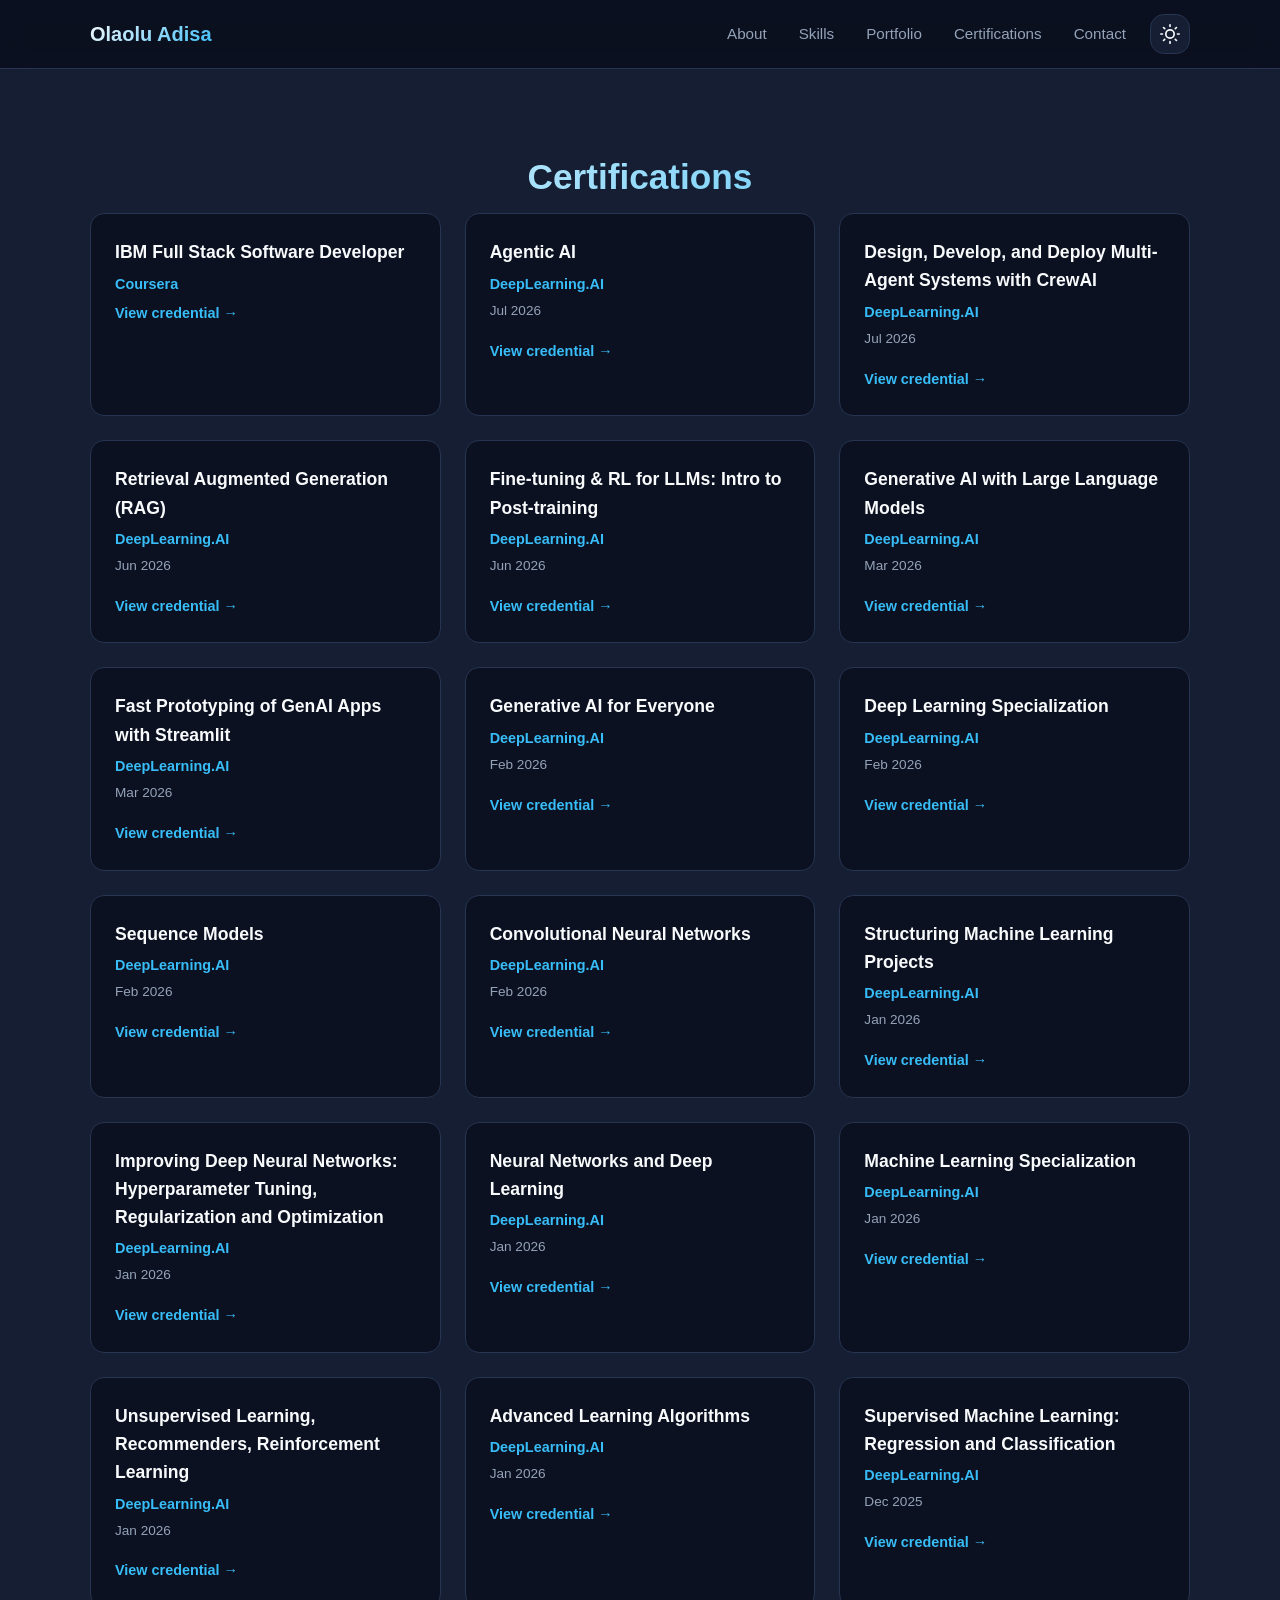
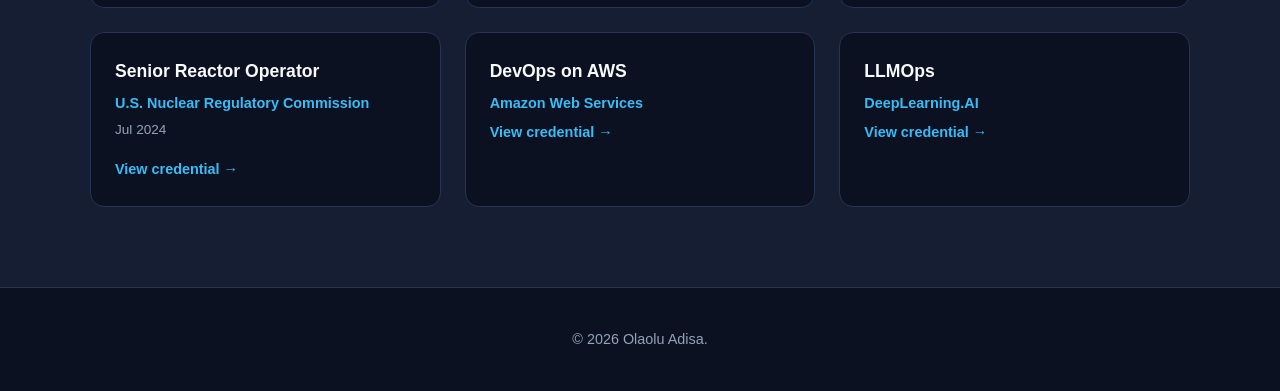
<file: certifications.html>
<!DOCTYPE html>
<html lang="en" data-theme="dark">
<head>
  <meta charset="UTF-8" />
  <meta name="viewport" content="width=device-width, initial-scale=1.0" />
  <meta name="description" content="Certifications by Olaolu Adisa, an AI & Machine Learning Software Engineer." />
  <title>Certifications | Olaolu Adisa</title>
  <link rel="icon" type="image/svg+xml" href="favicon.svg" />
  <link rel="stylesheet" href="styles.css" />
</head>
<body>
  <a href="#main" class="skip-link">Skip to content</a>

  <nav class="nav" id="nav">
    <div class="container nav__inner">
      <a href="index.html" class="nav__brand">Olaolu Adisa</a>
      <button class="nav__toggle" id="navToggle" aria-label="Open menu" aria-expanded="false">
        <span></span><span></span><span></span>
      </button>
      <ul class="nav__links" id="navLinks">
        <li><a href="index.html#about">About</a></li>
        <li><a href="index.html#skills">Skills</a></li>
        <li><a href="projects.html">Portfolio</a></li>
        <li><a href="certifications.html">Certifications</a></li>
        <li><a href="index.html#contact">Contact</a></li>
      </ul>
      <button class="theme-toggle" id="themeToggle" aria-label="Toggle light mode" aria-pressed="false" title="Toggle light/dark mode">
        <svg class="theme-icon theme-icon--sun" viewBox="0 0 24 24" width="20" height="20" fill="none" stroke="currentColor" stroke-width="2" stroke-linecap="round" stroke-linejoin="round"><circle cx="12" cy="12" r="5"/><path d="M12 1v2M12 21v2M4.22 4.22l1.42 1.42M18.36 18.36l1.42 1.42M1 12h2M21 12h2M4.22 19.78l1.42-1.42M18.36 5.64l1.42-1.42"/></svg>
        <svg class="theme-icon theme-icon--moon" viewBox="0 0 24 24" width="20" height="20" fill="none" stroke="currentColor" stroke-width="2" stroke-linecap="round" stroke-linejoin="round"><path d="M21 12.79A9 9 0 1 1 11.21 3 7 7 0 0 0 21 12.79z"/></svg>
      </button>
    </div>
  </nav>

  <main id="main">
    <section class="section section--alt" id="certifications">
      <div class="container">
        <h2 class="section__title">Certifications</h2>
        <div class="certifications-grid" id="certificationsGrid">
          <!-- Certifications rendered by script.js -->
        </div>
      </div>
    </section>
  </main>

  <footer class="footer">
    <div class="container footer__inner">
      <p>&copy; <span id="year"></span> Olaolu Adisa.</p>
    </div>
  </footer>

  <script src="data/certifications.js"></script>
  <script src="script.js"></script>
</body>
</html>
</file>
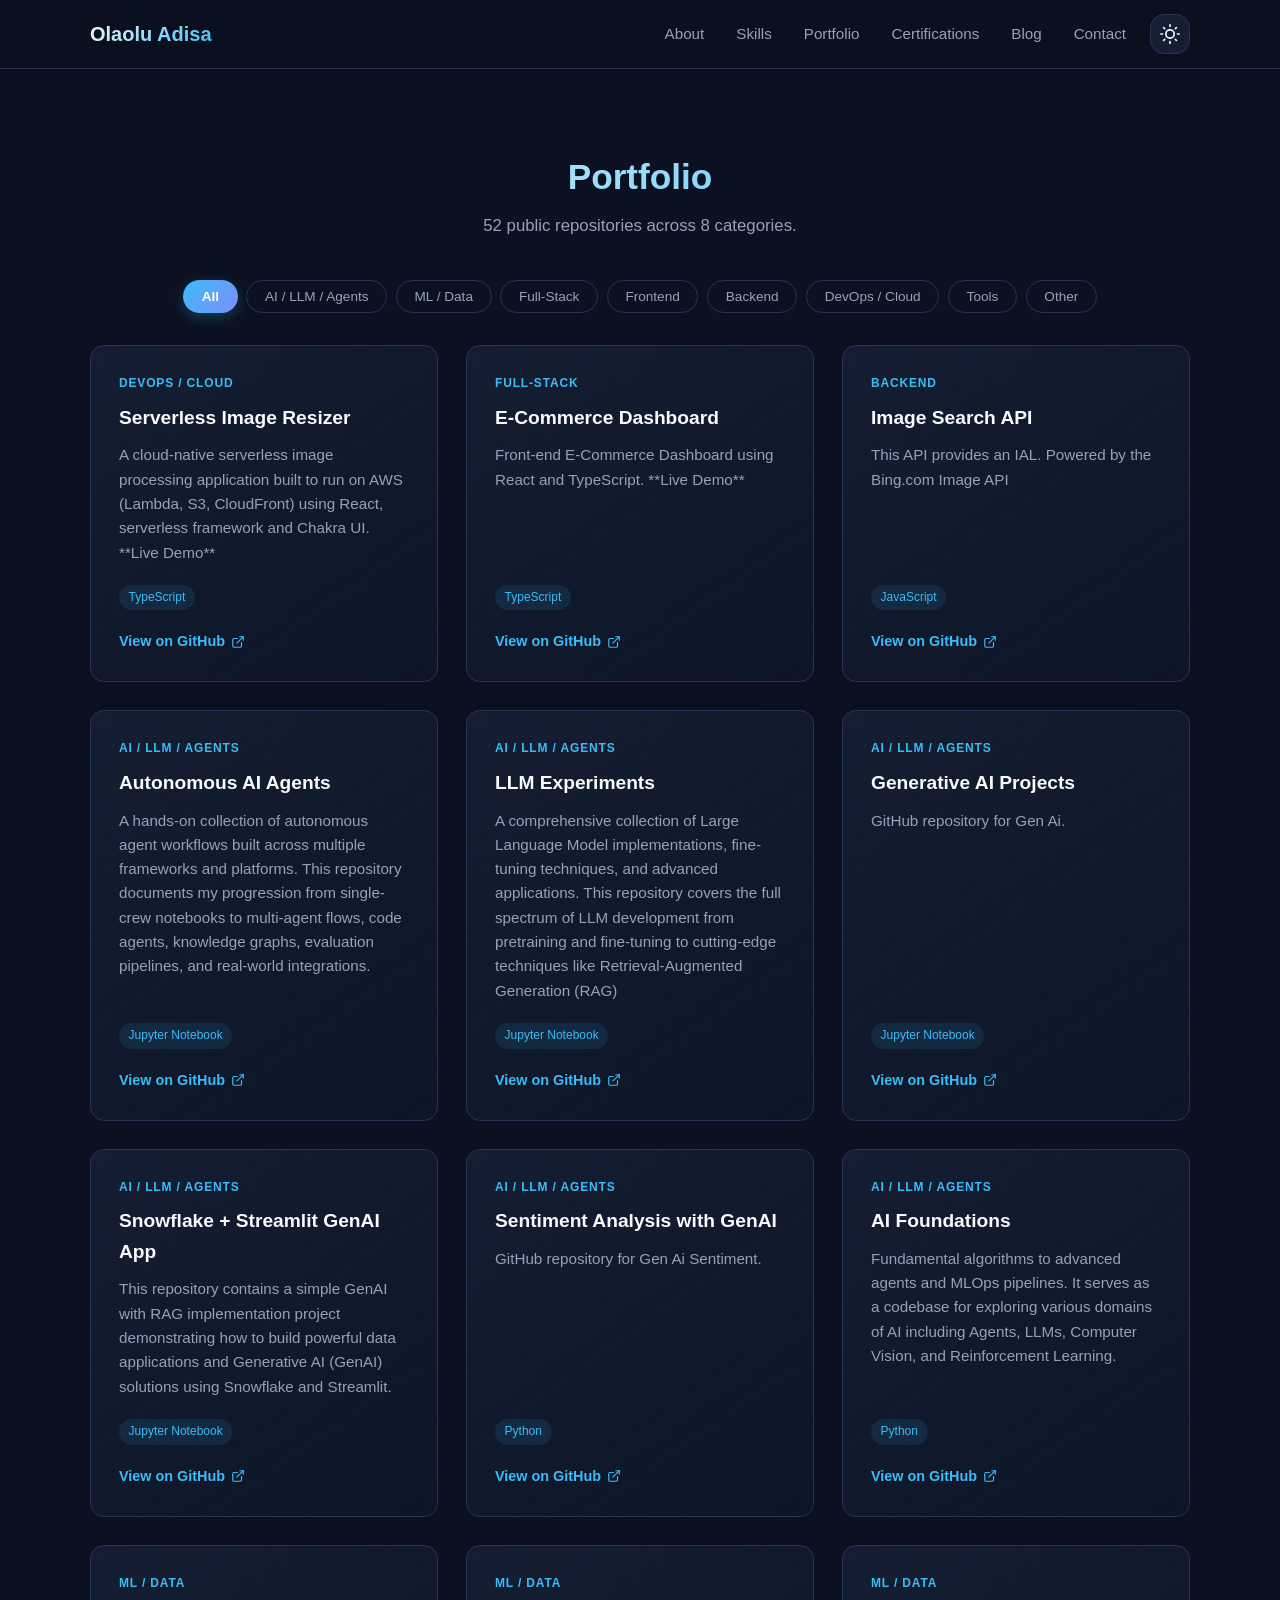
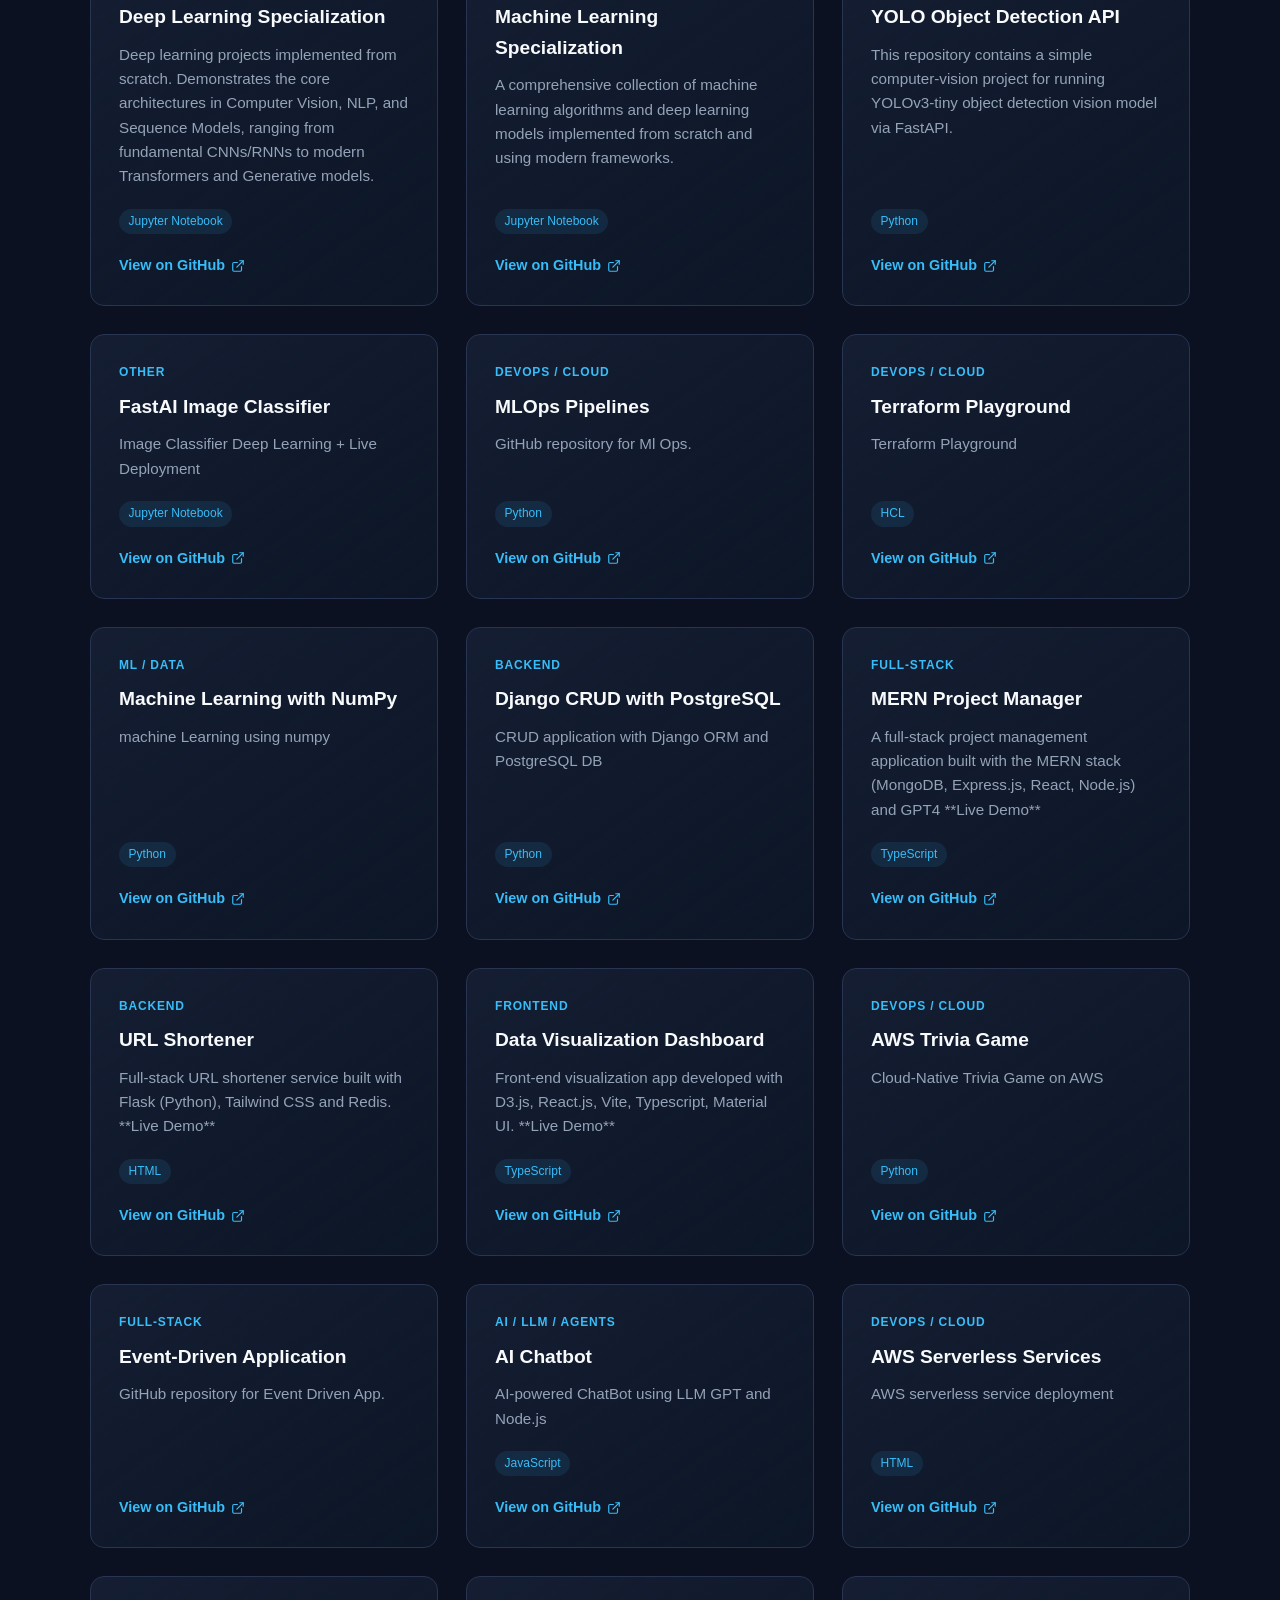
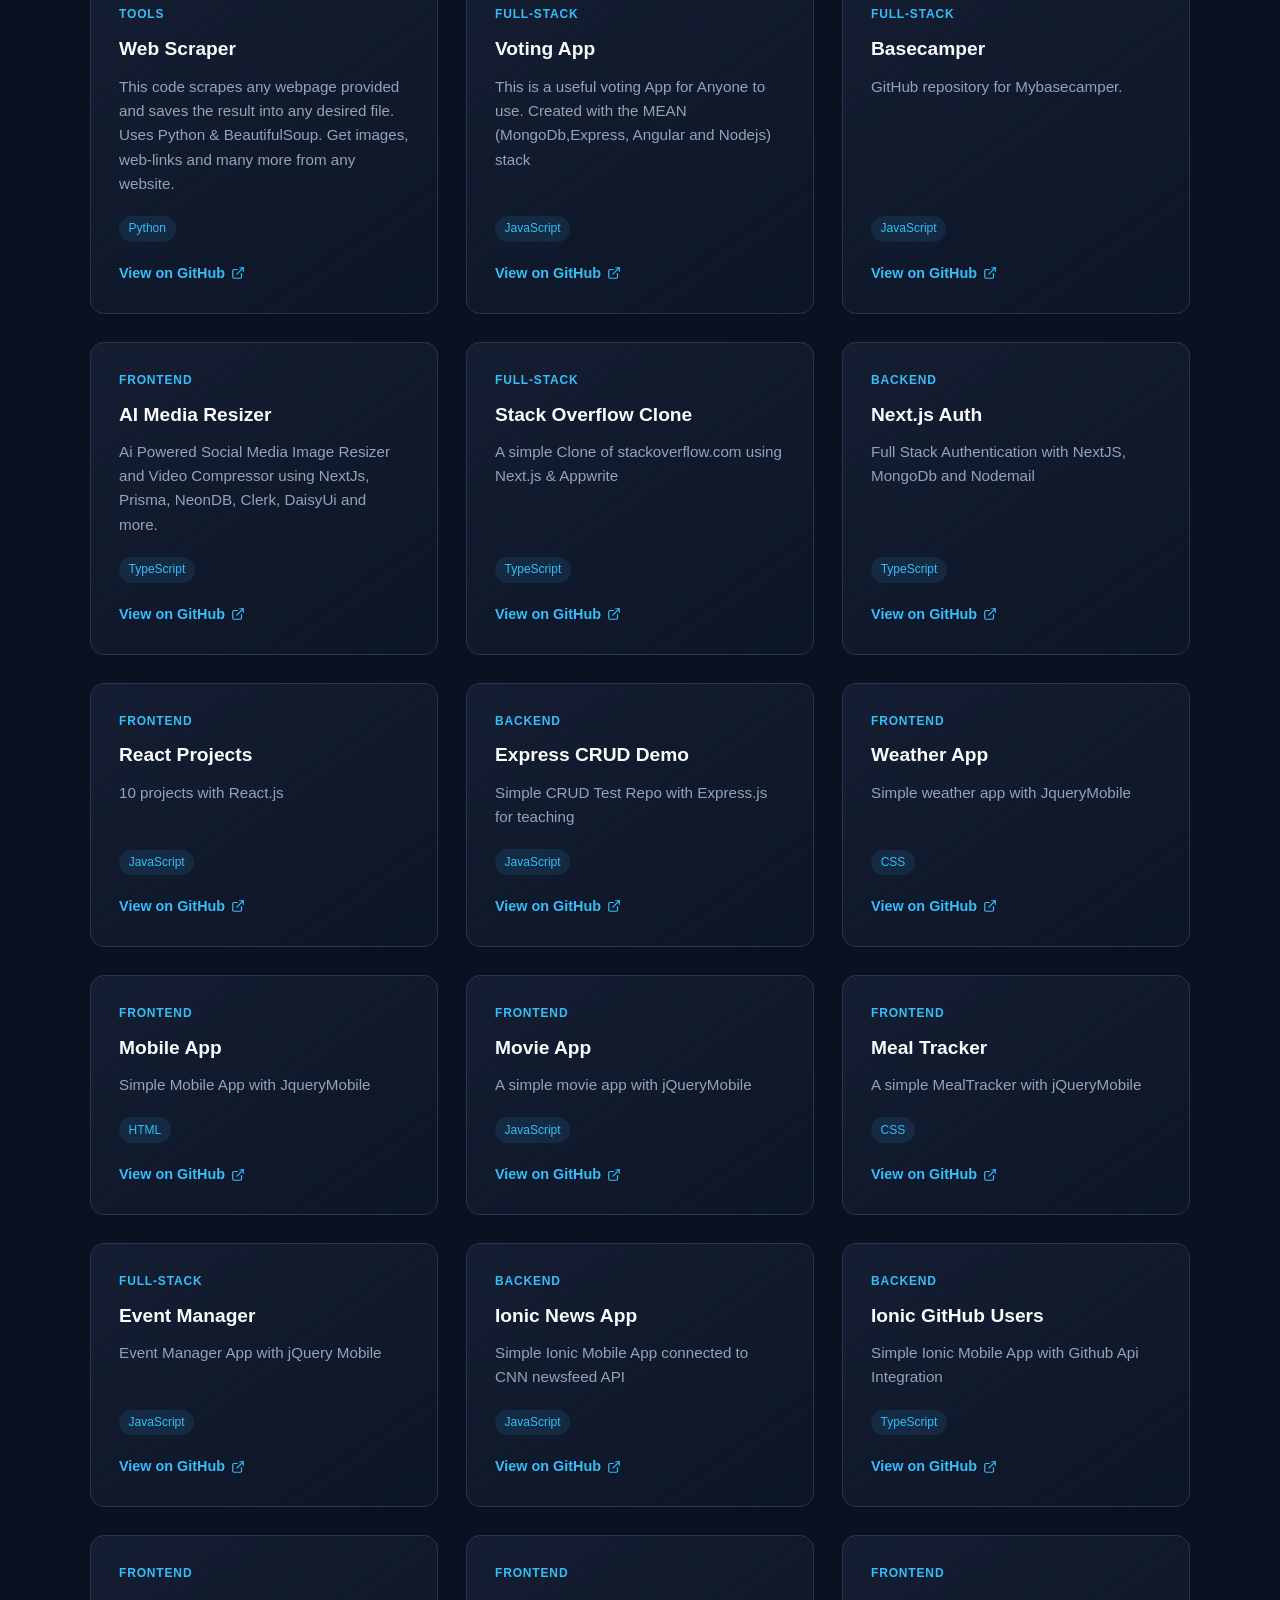
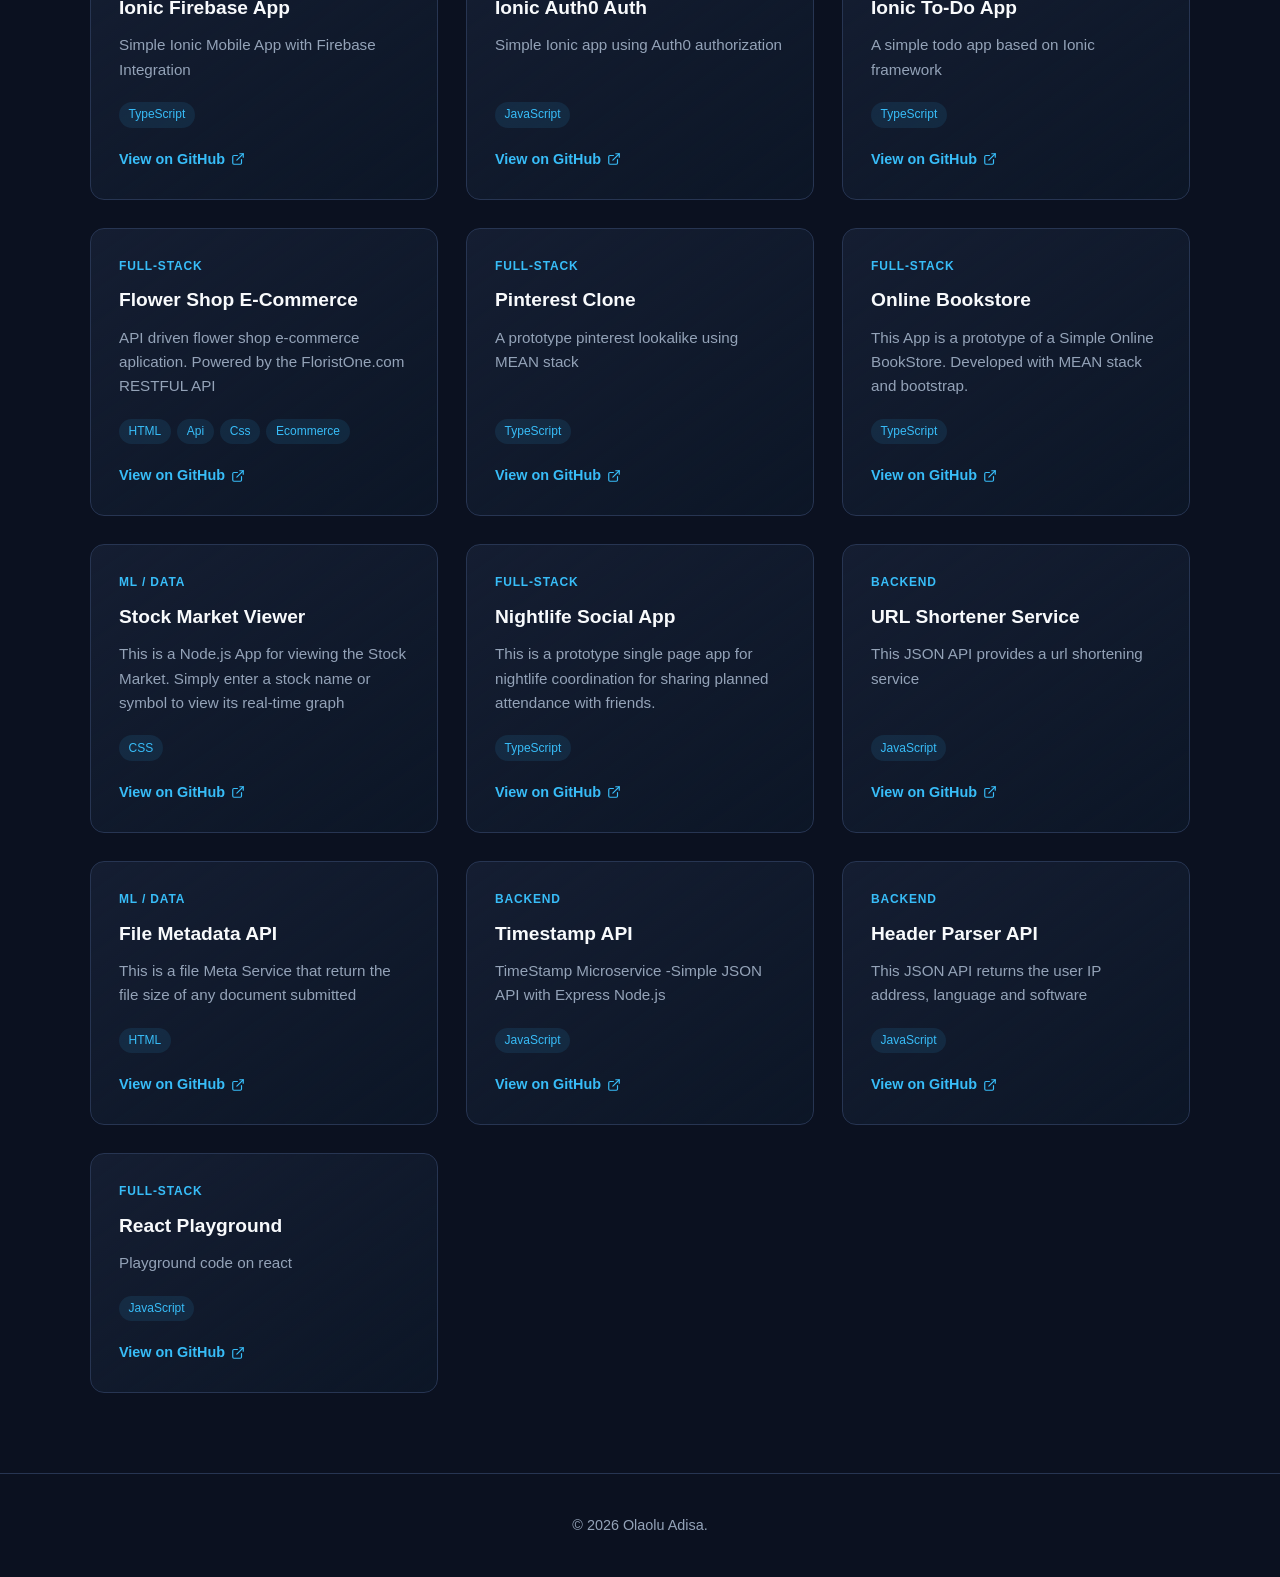
<file: projects.html>
<!DOCTYPE html>
<html lang="en" data-theme="dark">
<head>
  <meta charset="UTF-8" />
  <meta name="viewport" content="width=device-width, initial-scale=1.0" />
  <meta name="description" content="Portfolio of Olaolu Adisa, an AI & Machine Learning Software Engineer." />
  <title>Portfolio | Olaolu Adisa</title>
  <link rel="icon" type="image/svg+xml" href="favicon.svg" />
  <link rel="stylesheet" href="styles.css" />
</head>
<body>
  <a href="#main" class="skip-link">Skip to content</a>

  <nav class="nav" id="nav">
    <div class="container nav__inner">
      <a href="index.html" class="nav__brand">Olaolu Adisa</a>
      <button class="nav__toggle" id="navToggle" aria-label="Open menu" aria-expanded="false">
        <span></span><span></span><span></span>
      </button>
      <ul class="nav__links" id="navLinks">
        <li><a href="index.html#about">About</a></li>
        <li><a href="index.html#skills">Skills</a></li>
        <li><a href="projects.html">Portfolio</a></li>
        <li><a href="certifications.html">Certifications</a></li>
        <li><a href="blog.html">Blog</a></li>
        <li><a href="index.html#contact">Contact</a></li>
      </ul>
      <button class="theme-toggle" id="themeToggle" aria-label="Toggle light mode" aria-pressed="false" title="Toggle light/dark mode">
        <svg class="theme-icon theme-icon--sun" viewBox="0 0 24 24" width="20" height="20" fill="none" stroke="currentColor" stroke-width="2" stroke-linecap="round" stroke-linejoin="round"><circle cx="12" cy="12" r="5"/><path d="M12 1v2M12 21v2M4.22 4.22l1.42 1.42M18.36 18.36l1.42 1.42M1 12h2M21 12h2M4.22 19.78l1.42-1.42M18.36 5.64l1.42-1.42"/></svg>
        <svg class="theme-icon theme-icon--moon" viewBox="0 0 24 24" width="20" height="20" fill="none" stroke="currentColor" stroke-width="2" stroke-linecap="round" stroke-linejoin="round"><path d="M21 12.79A9 9 0 1 1 11.21 3 7 7 0 0 0 21 12.79z"/></svg>
      </button>
    </div>
  </nav>

  <main id="main">
    <section class="section" id="projects">
      <div class="container">
        <h2 class="section__title">Portfolio</h2>
        <p class="section__subtitle" id="projectCount">Loading projects from GitHub…</p>

        <div class="filters" id="filters" role="tablist" aria-label="Filter projects by category">
          <!-- Filters are generated by script.js from the project data -->
        </div>

        <div class="projects-grid" id="projectsGrid">
          <!-- Projects rendered by script.js -->
        </div>
      </div>
    </section>
  </main>

  <footer class="footer">
    <div class="container footer__inner">
      <p>&copy; <span id="year"></span> Olaolu Adisa.</p>
    </div>
  </footer>

  <script src="data/projects.js"></script>
  <script src="script.js"></script>
</body>
</html>
</file>
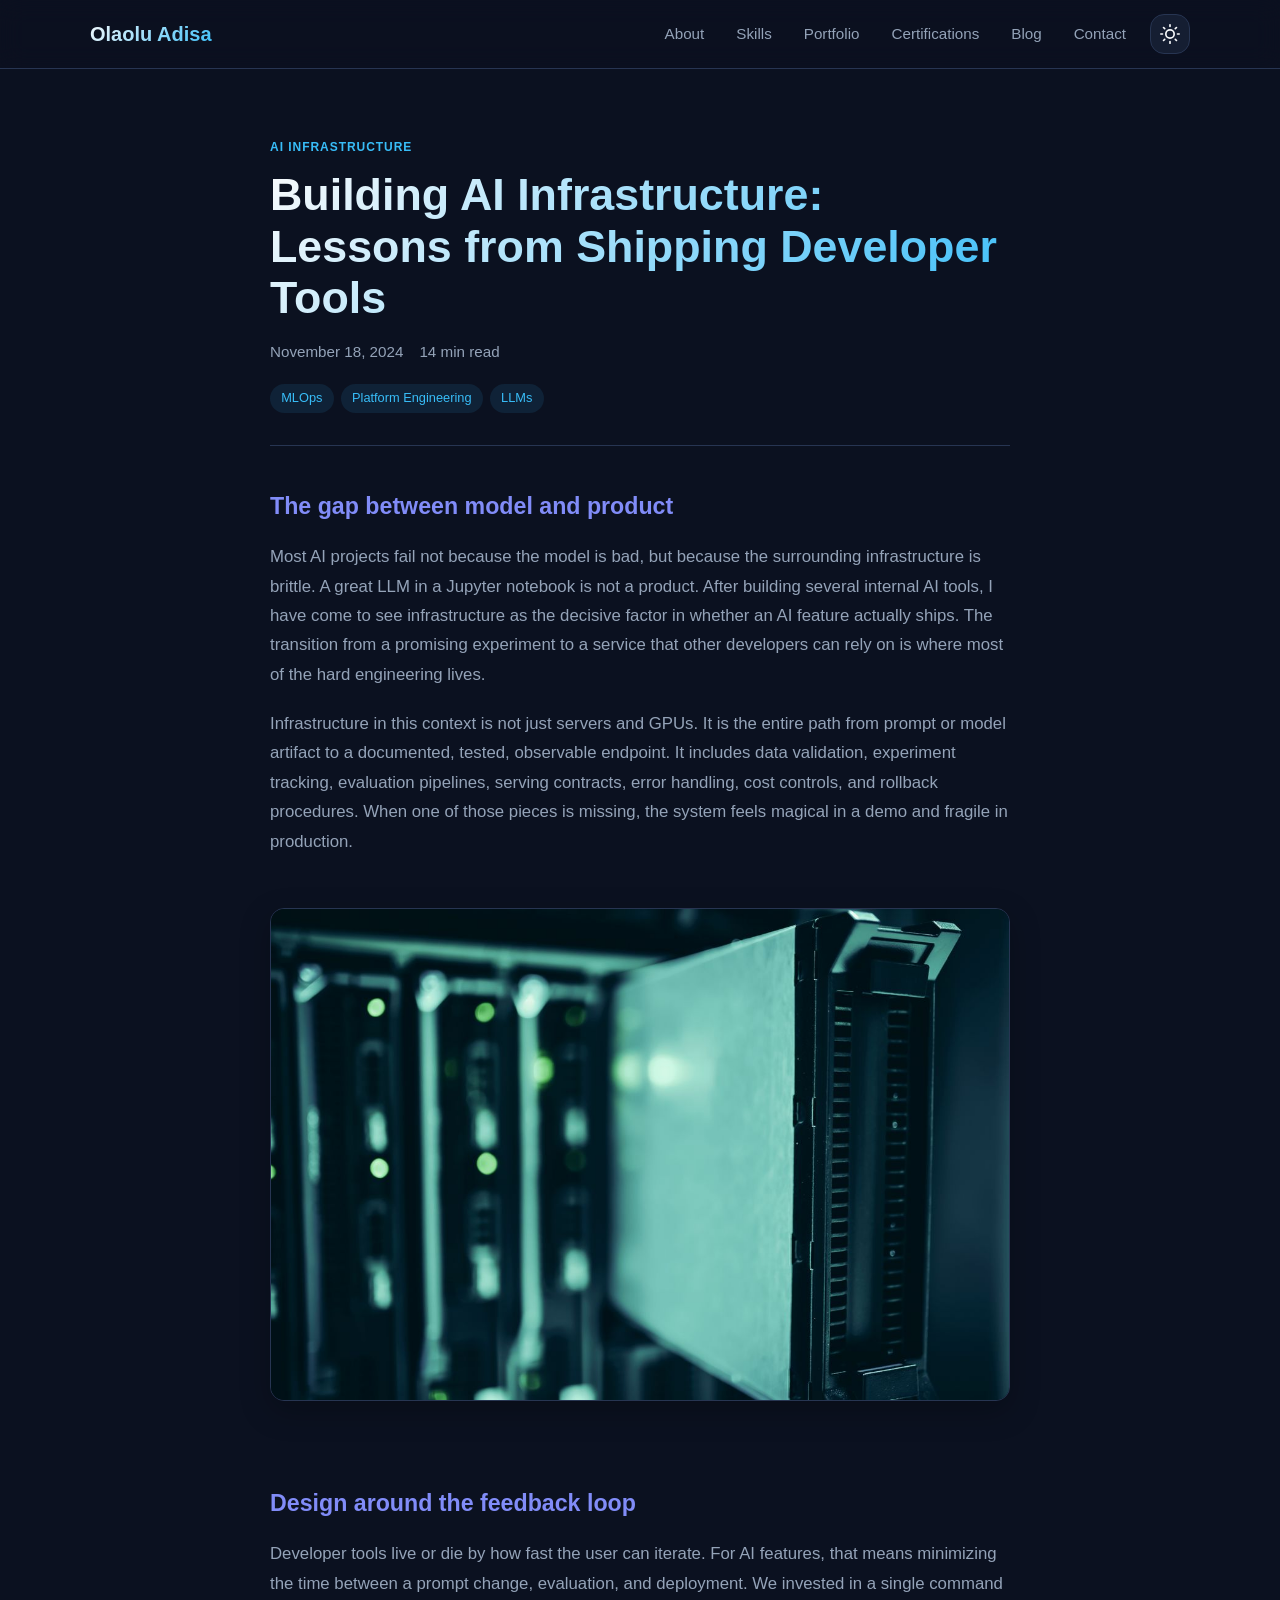
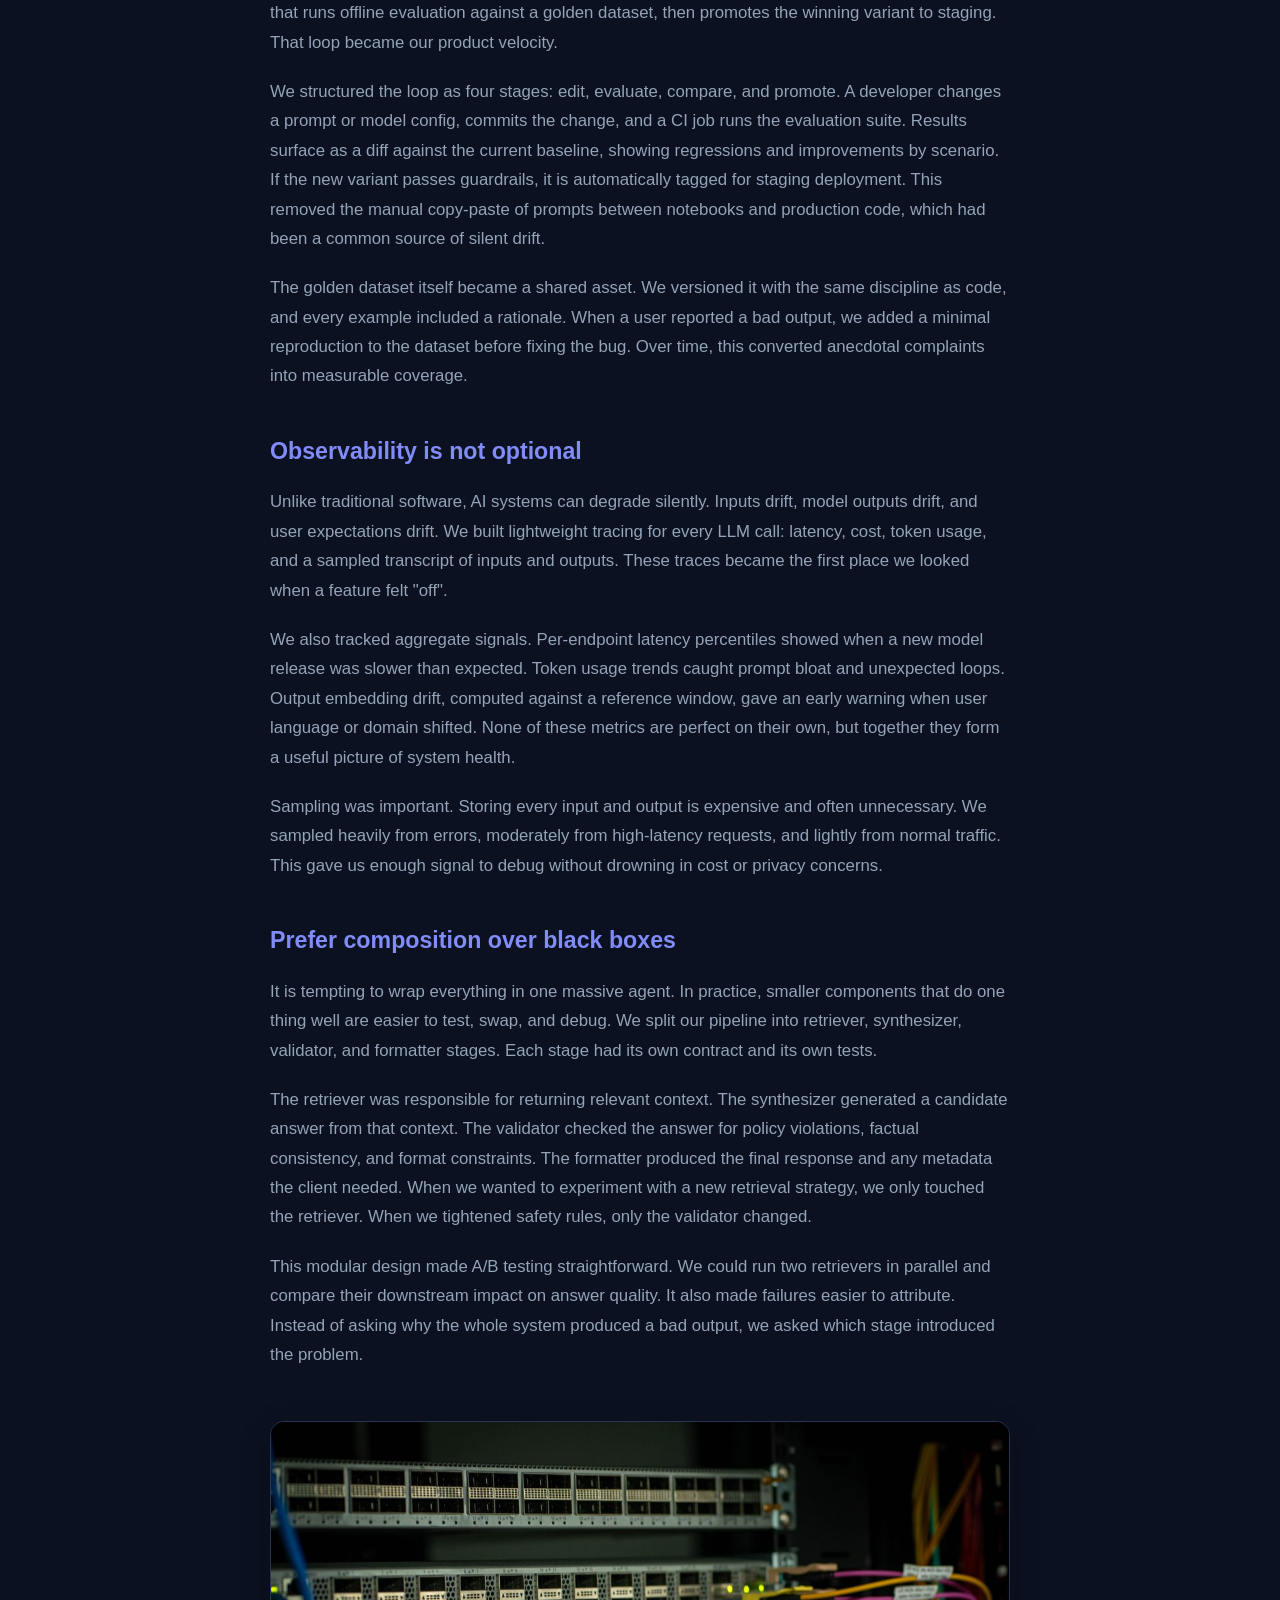
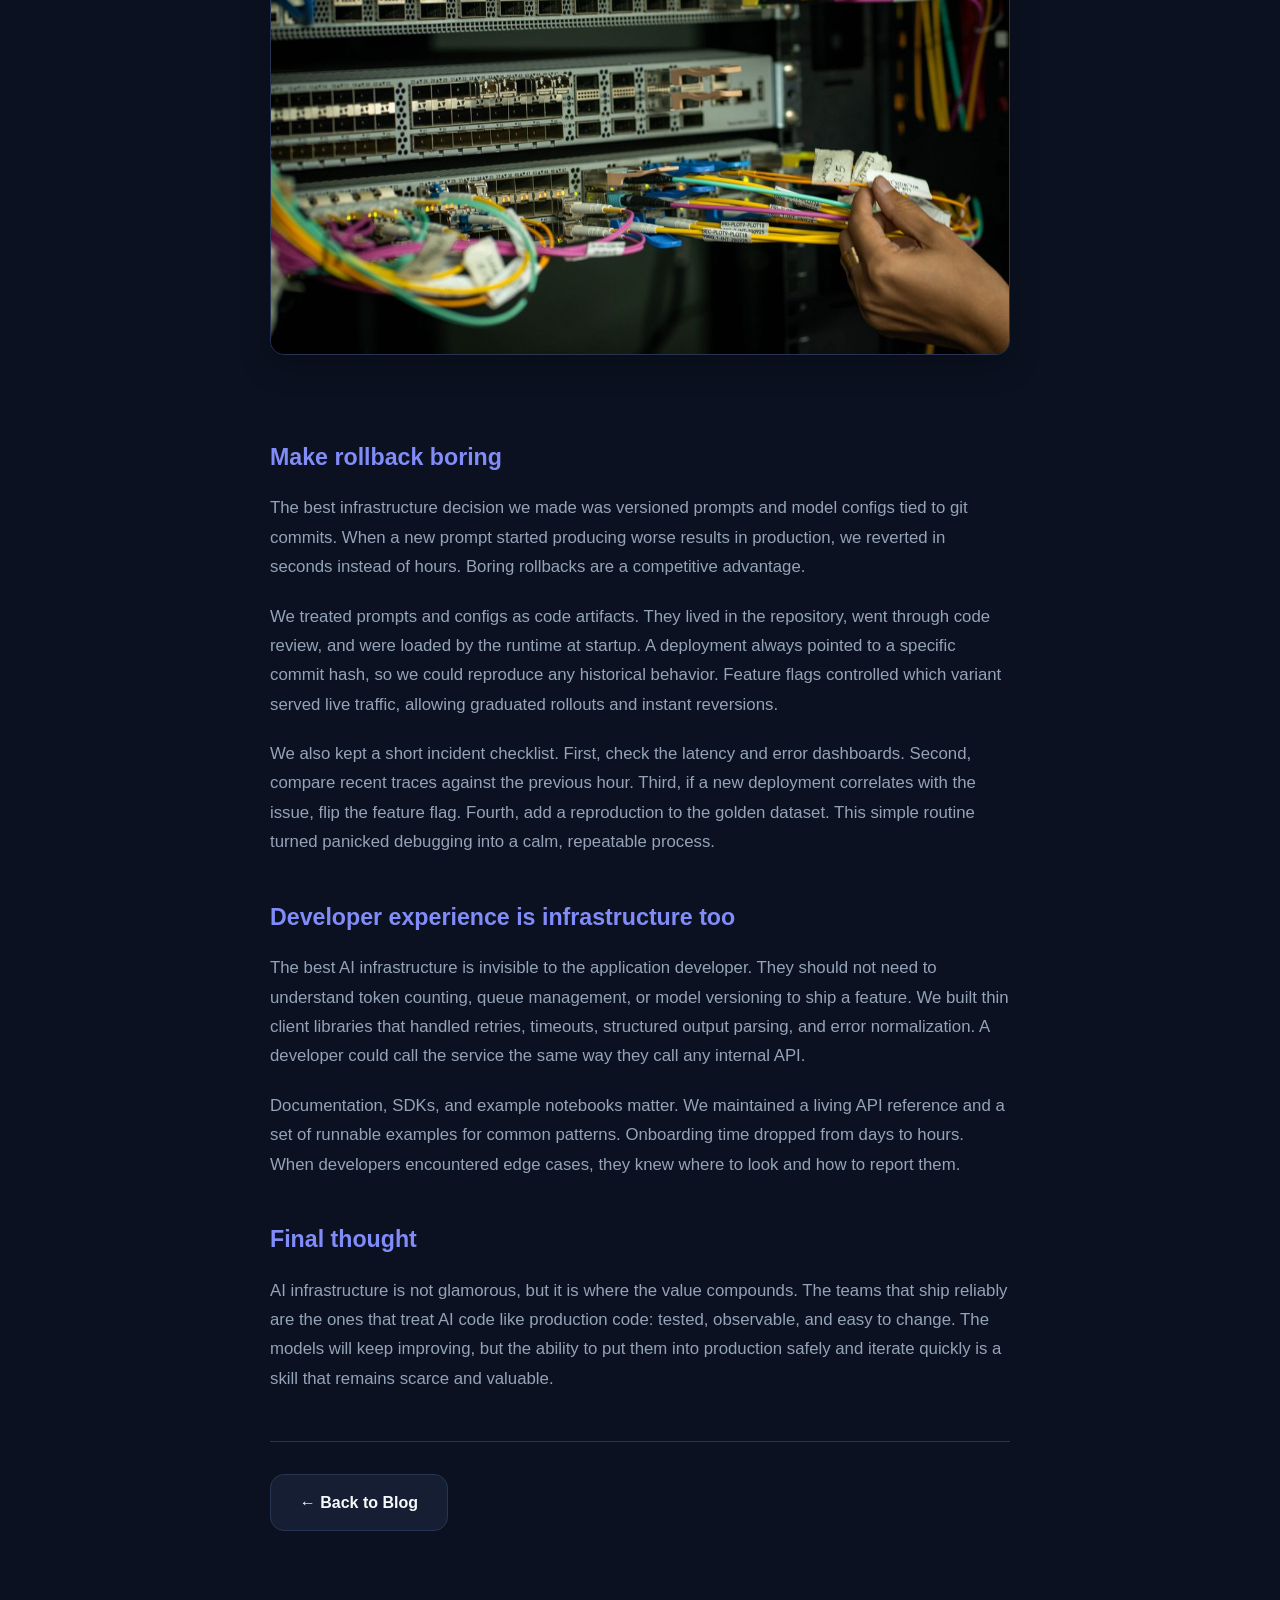
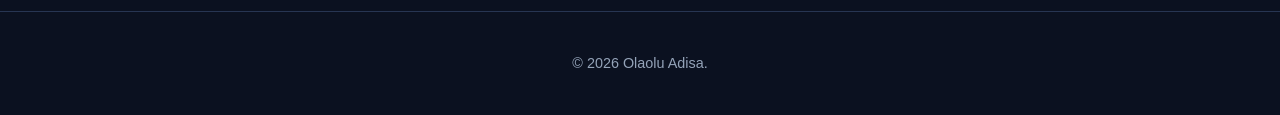
<file: blog/ai-infrastructure-developer-tools.html>
<!DOCTYPE html>
<html lang="en" data-theme="dark">
<head>
  <meta charset="UTF-8" />
  <meta name="viewport" content="width=device-width, initial-scale=1.0" />
  <meta name="description" content="Building AI Infrastructure: Lessons from Shipping Developer Tools — a blog post by Olaolu Adisa." />
  <title>Building AI Infrastructure | Blog | Olaolu Adisa</title>
  <link rel="icon" type="image/svg+xml" href="../favicon.svg" />
  <link rel="stylesheet" href="../styles.css" />
</head>
<body>
  <a href="#main" class="skip-link">Skip to content</a>

  <nav class="nav" id="nav">
    <div class="container nav__inner">
      <a href="../index.html" class="nav__brand">Olaolu Adisa</a>
      <button class="nav__toggle" id="navToggle" aria-label="Open menu" aria-expanded="false">
        <span></span><span></span><span></span>
      </button>
      <ul class="nav__links" id="navLinks">
        <li><a href="../index.html#about">About</a></li>
        <li><a href="../index.html#skills">Skills</a></li>
        <li><a href="../projects.html">Portfolio</a></li>
        <li><a href="../certifications.html">Certifications</a></li>
        <li><a href="../blog.html">Blog</a></li>
        <li><a href="../index.html#contact">Contact</a></li>
      </ul>
      <button class="theme-toggle" id="themeToggle" aria-label="Toggle light mode" aria-pressed="false" title="Toggle light/dark mode">
        <svg class="theme-icon theme-icon--sun" viewBox="0 0 24 24" width="20" height="20" fill="none" stroke="currentColor" stroke-width="2" stroke-linecap="round" stroke-linejoin="round"><circle cx="12" cy="12" r="5"/><path d="M12 1v2M12 21v2M4.22 4.22l1.42 1.42M18.36 18.36l1.42 1.42M1 12h2M21 12h2M4.22 19.78l1.42-1.42M18.36 5.64l1.42-1.42"/></svg>
        <svg class="theme-icon theme-icon--moon" viewBox="0 0 24 24" width="20" height="20" fill="none" stroke="currentColor" stroke-width="2" stroke-linecap="round" stroke-linejoin="round"><path d="M21 12.79A9 9 0 1 1 11.21 3 7 7 0 0 0 21 12.79z"/></svg>
      </button>
    </div>
  </nav>

  <main id="main">
    <article class="blog-post">
      <div class="container blog-post__inner">
        <header class="blog-post__header">
          <span class="blog-post__category">AI Infrastructure</span>
          <h1 class="blog-post__title">Building AI Infrastructure: Lessons from Shipping Developer Tools</h1>
          <div class="blog-post__meta">
            <time datetime="2024-11-18">November 18, 2024</time>
            <span>14 min read</span>
          </div>
          <div class="blog-post__tags">
            <span>MLOps</span><span>Platform Engineering</span><span>LLMs</span>
          </div>
        </header>

        <section class="blog-post__content">
          <h2>The gap between model and product</h2>
          <p>Most AI projects fail not because the model is bad, but because the surrounding infrastructure is brittle. A great LLM in a Jupyter notebook is not a product. After building several internal AI tools, I have come to see infrastructure as the decisive factor in whether an AI feature actually ships. The transition from a promising experiment to a service that other developers can rely on is where most of the hard engineering lives.</p>
          <p>Infrastructure in this context is not just servers and GPUs. It is the entire path from prompt or model artifact to a documented, tested, observable endpoint. It includes data validation, experiment tracking, evaluation pipelines, serving contracts, error handling, cost controls, and rollback procedures. When one of those pieces is missing, the system feels magical in a demo and fragile in production.</p>

          <img class="blog-post__image" src="images/ai-infrastructure-server.jpg" alt="Server racks in a modern data center" loading="lazy" />

          <h2>Design around the feedback loop</h2>
          <p>Developer tools live or die by how fast the user can iterate. For AI features, that means minimizing the time between a prompt change, evaluation, and deployment. We invested in a single command that runs offline evaluation against a golden dataset, then promotes the winning variant to staging. That loop became our product velocity.</p>
          <p>We structured the loop as four stages: edit, evaluate, compare, and promote. A developer changes a prompt or model config, commits the change, and a CI job runs the evaluation suite. Results surface as a diff against the current baseline, showing regressions and improvements by scenario. If the new variant passes guardrails, it is automatically tagged for staging deployment. This removed the manual copy-paste of prompts between notebooks and production code, which had been a common source of silent drift.</p>
          <p>The golden dataset itself became a shared asset. We versioned it with the same discipline as code, and every example included a rationale. When a user reported a bad output, we added a minimal reproduction to the dataset before fixing the bug. Over time, this converted anecdotal complaints into measurable coverage.</p>

          <h2>Observability is not optional</h2>
          <p>Unlike traditional software, AI systems can degrade silently. Inputs drift, model outputs drift, and user expectations drift. We built lightweight tracing for every LLM call: latency, cost, token usage, and a sampled transcript of inputs and outputs. These traces became the first place we looked when a feature felt "off".</p>
          <p>We also tracked aggregate signals. Per-endpoint latency percentiles showed when a new model release was slower than expected. Token usage trends caught prompt bloat and unexpected loops. Output embedding drift, computed against a reference window, gave an early warning when user language or domain shifted. None of these metrics are perfect on their own, but together they form a useful picture of system health.</p>
          <p>Sampling was important. Storing every input and output is expensive and often unnecessary. We sampled heavily from errors, moderately from high-latency requests, and lightly from normal traffic. This gave us enough signal to debug without drowning in cost or privacy concerns.</p>

          <h2>Prefer composition over black boxes</h2>
          <p>It is tempting to wrap everything in one massive agent. In practice, smaller components that do one thing well are easier to test, swap, and debug. We split our pipeline into retriever, synthesizer, validator, and formatter stages. Each stage had its own contract and its own tests.</p>
          <p>The retriever was responsible for returning relevant context. The synthesizer generated a candidate answer from that context. The validator checked the answer for policy violations, factual consistency, and format constraints. The formatter produced the final response and any metadata the client needed. When we wanted to experiment with a new retrieval strategy, we only touched the retriever. When we tightened safety rules, only the validator changed.</p>
          <p>This modular design made A/B testing straightforward. We could run two retrievers in parallel and compare their downstream impact on answer quality. It also made failures easier to attribute. Instead of asking why the whole system produced a bad output, we asked which stage introduced the problem.</p>

          <img class="blog-post__image" src="images/ai-infrastructure-network.jpg" alt="Network cables in a data center" loading="lazy" />

          <h2>Make rollback boring</h2>
          <p>The best infrastructure decision we made was versioned prompts and model configs tied to git commits. When a new prompt started producing worse results in production, we reverted in seconds instead of hours. Boring rollbacks are a competitive advantage.</p>
          <p>We treated prompts and configs as code artifacts. They lived in the repository, went through code review, and were loaded by the runtime at startup. A deployment always pointed to a specific commit hash, so we could reproduce any historical behavior. Feature flags controlled which variant served live traffic, allowing graduated rollouts and instant reversions.</p>
          <p>We also kept a short incident checklist. First, check the latency and error dashboards. Second, compare recent traces against the previous hour. Third, if a new deployment correlates with the issue, flip the feature flag. Fourth, add a reproduction to the golden dataset. This simple routine turned panicked debugging into a calm, repeatable process.</p>

          <h2>Developer experience is infrastructure too</h2>
          <p>The best AI infrastructure is invisible to the application developer. They should not need to understand token counting, queue management, or model versioning to ship a feature. We built thin client libraries that handled retries, timeouts, structured output parsing, and error normalization. A developer could call the service the same way they call any internal API.</p>
          <p>Documentation, SDKs, and example notebooks matter. We maintained a living API reference and a set of runnable examples for common patterns. Onboarding time dropped from days to hours. When developers encountered edge cases, they knew where to look and how to report them.</p>

          <h2>Final thought</h2>
          <p>AI infrastructure is not glamorous, but it is where the value compounds. The teams that ship reliably are the ones that treat AI code like production code: tested, observable, and easy to change. The models will keep improving, but the ability to put them into production safely and iterate quickly is a skill that remains scarce and valuable.</p>
        </section>

        <footer class="blog-post__footer">
          <a href="../blog.html" class="btn btn--secondary">← Back to Blog</a>
        </footer>
      </div>
    </article>
  </main>

  <footer class="footer">
    <div class="container footer__inner">
      <p>&copy; <span id="year"></span> Olaolu Adisa.</p>
    </div>
  </footer>

  <script src="../script.js"></script>
</body>
</html>
</file>
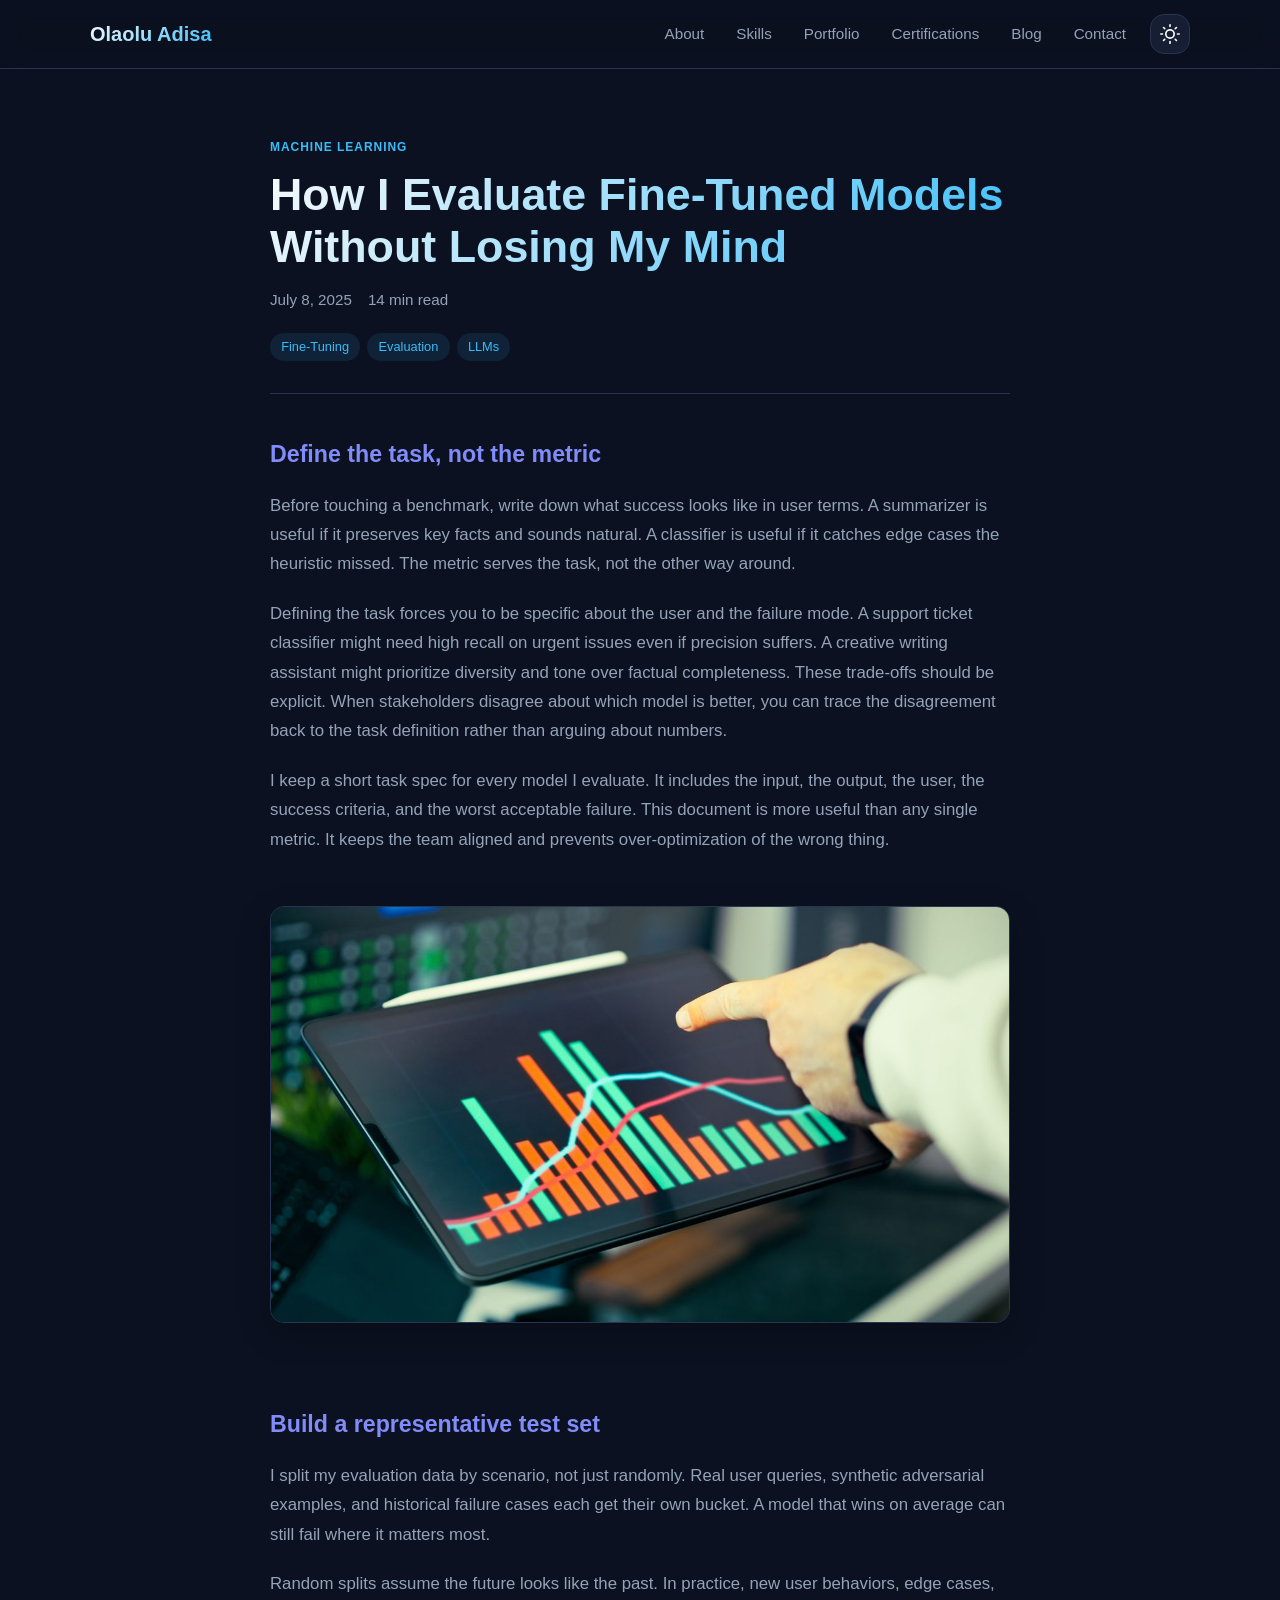
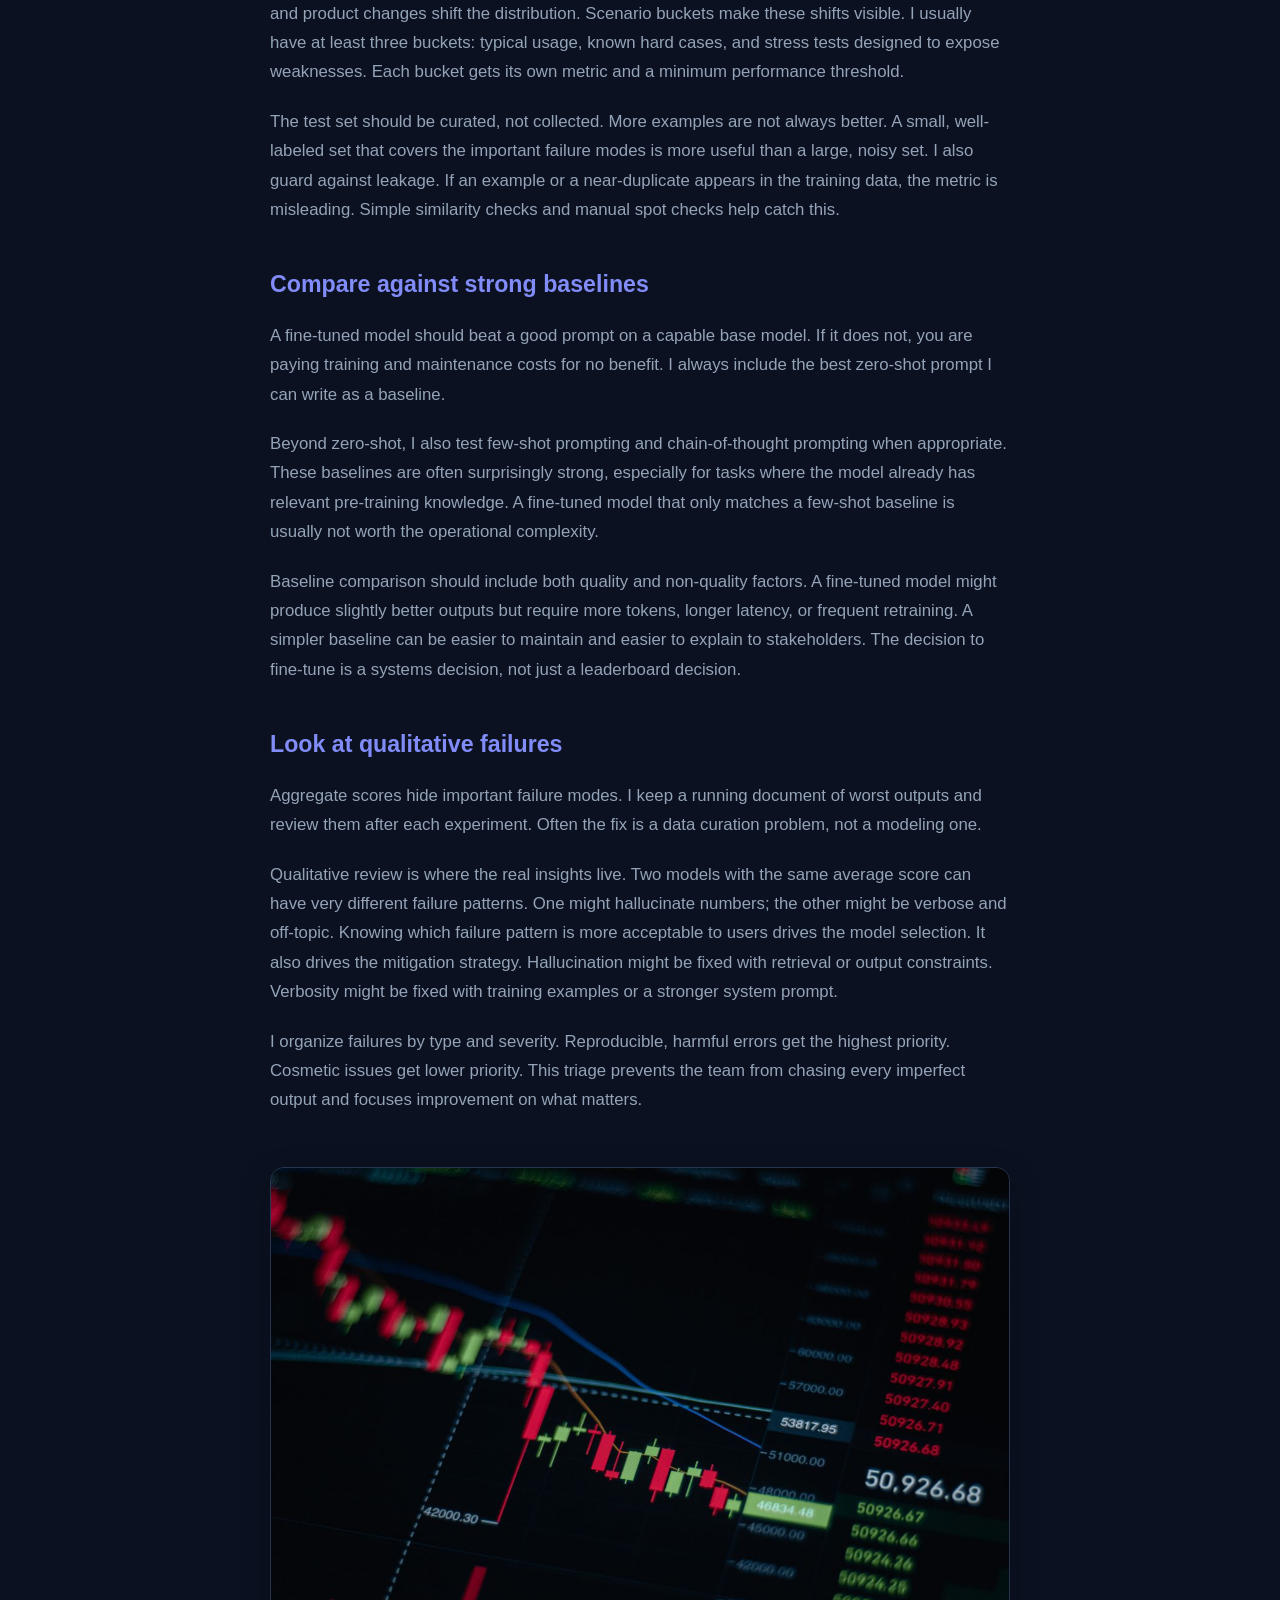
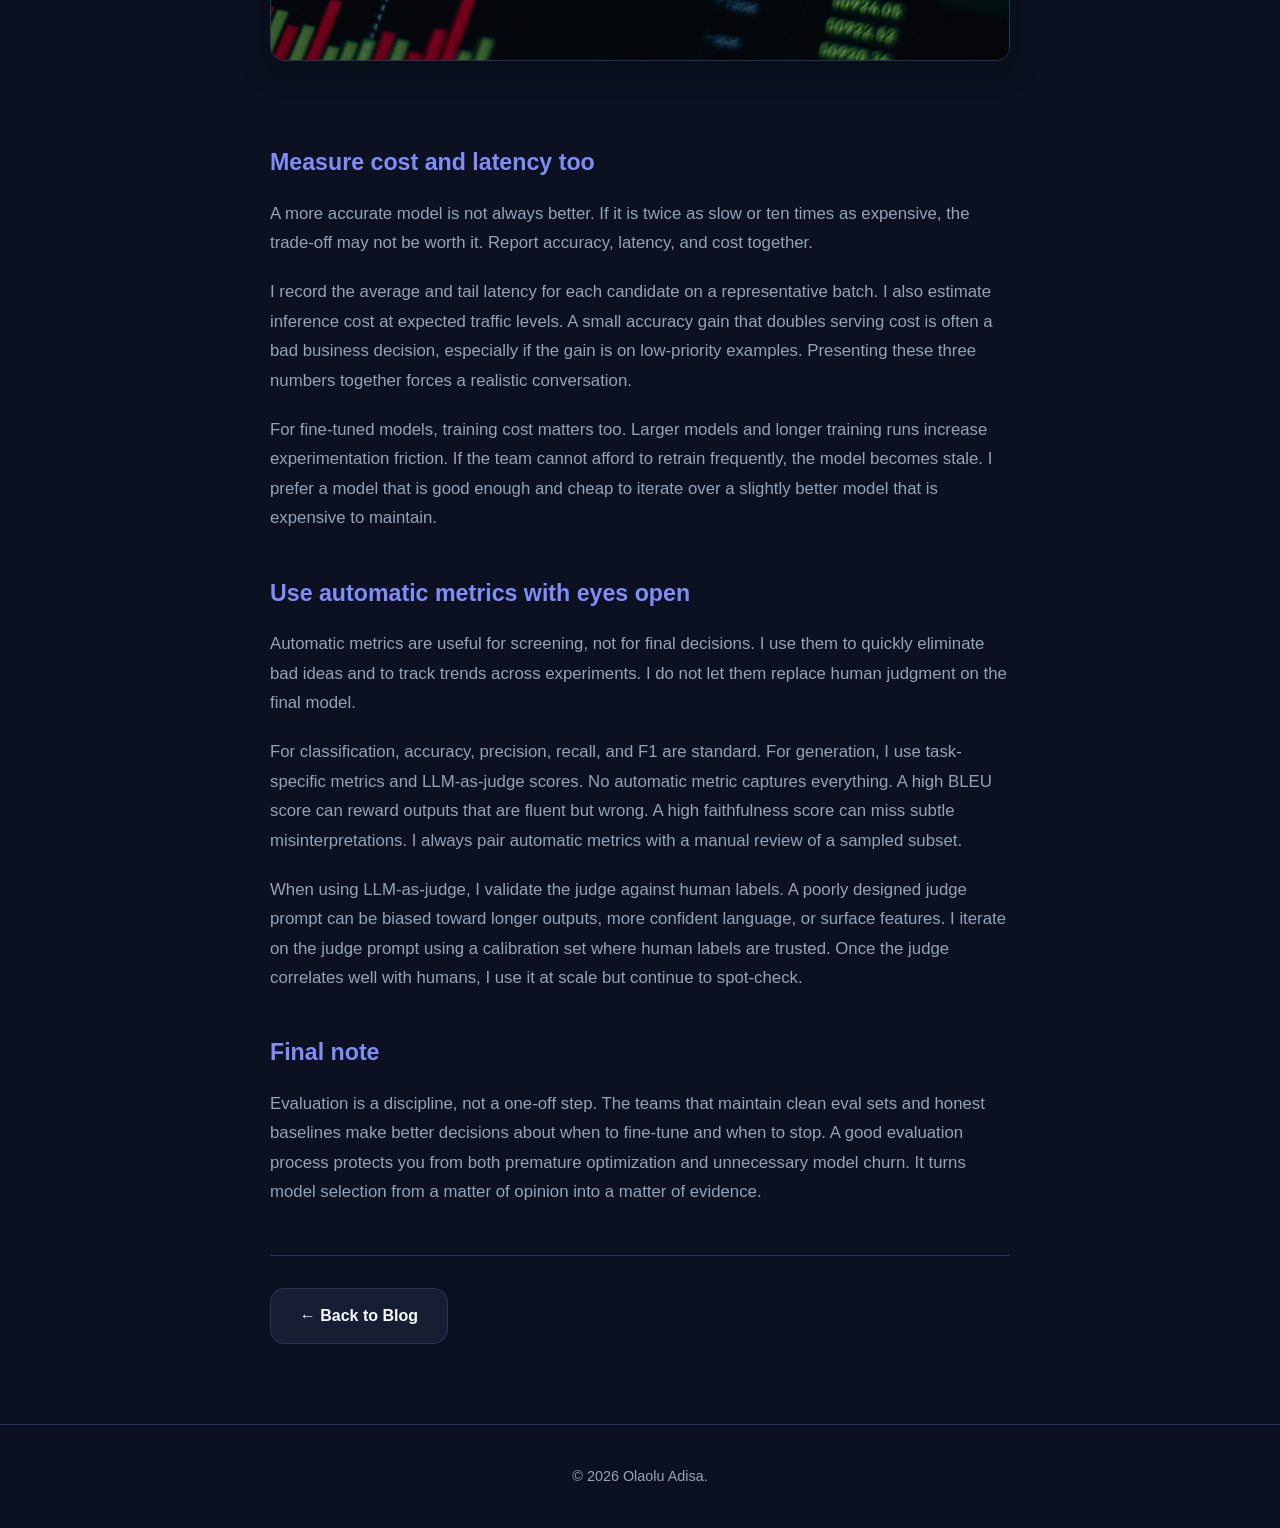
<file: blog/evaluating-fine-tuned-models.html>
<!DOCTYPE html>
<html lang="en" data-theme="dark">
<head>
  <meta charset="UTF-8" />
  <meta name="viewport" content="width=device-width, initial-scale=1.0" />
  <meta name="description" content="How I Evaluate Fine-Tuned Models Without Losing My Mind — a blog post by Olaolu Adisa." />
  <title>Evaluating Fine-Tuned Models | Blog | Olaolu Adisa</title>
  <link rel="icon" type="image/svg+xml" href="../favicon.svg" />
  <link rel="stylesheet" href="../styles.css" />
</head>
<body>
  <a href="#main" class="skip-link">Skip to content</a>

  <nav class="nav" id="nav">
    <div class="container nav__inner">
      <a href="../index.html" class="nav__brand">Olaolu Adisa</a>
      <button class="nav__toggle" id="navToggle" aria-label="Open menu" aria-expanded="false">
        <span></span><span></span><span></span>
      </button>
      <ul class="nav__links" id="navLinks">
        <li><a href="../index.html#about">About</a></li>
        <li><a href="../index.html#skills">Skills</a></li>
        <li><a href="../projects.html">Portfolio</a></li>
        <li><a href="../certifications.html">Certifications</a></li>
        <li><a href="../blog.html">Blog</a></li>
        <li><a href="../index.html#contact">Contact</a></li>
      </ul>
      <button class="theme-toggle" id="themeToggle" aria-label="Toggle light mode" aria-pressed="false" title="Toggle light/dark mode">
        <svg class="theme-icon theme-icon--sun" viewBox="0 0 24 24" width="20" height="20" fill="none" stroke="currentColor" stroke-width="2" stroke-linecap="round" stroke-linejoin="round"><circle cx="12" cy="12" r="5"/><path d="M12 1v2M12 21v2M4.22 4.22l1.42 1.42M18.36 18.36l1.42 1.42M1 12h2M21 12h2M4.22 19.78l1.42-1.42M18.36 5.64l1.42-1.42"/></svg>
        <svg class="theme-icon theme-icon--moon" viewBox="0 0 24 24" width="20" height="20" fill="none" stroke="currentColor" stroke-width="2" stroke-linecap="round" stroke-linejoin="round"><path d="M21 12.79A9 9 0 1 1 11.21 3 7 7 0 0 0 21 12.79z"/></svg>
      </button>
    </div>
  </nav>

  <main id="main">
    <article class="blog-post">
      <div class="container blog-post__inner">
        <header class="blog-post__header">
          <span class="blog-post__category">Machine Learning</span>
          <h1 class="blog-post__title">How I Evaluate Fine-Tuned Models Without Losing My Mind</h1>
          <div class="blog-post__meta">
            <time datetime="2025-07-08">July 8, 2025</time>
            <span>14 min read</span>
          </div>
          <div class="blog-post__tags">
            <span>Fine-Tuning</span><span>Evaluation</span><span>LLMs</span>
          </div>
        </header>

        <section class="blog-post__content">
          <h2>Define the task, not the metric</h2>
          <p>Before touching a benchmark, write down what success looks like in user terms. A summarizer is useful if it preserves key facts and sounds natural. A classifier is useful if it catches edge cases the heuristic missed. The metric serves the task, not the other way around.</p>
          <p>Defining the task forces you to be specific about the user and the failure mode. A support ticket classifier might need high recall on urgent issues even if precision suffers. A creative writing assistant might prioritize diversity and tone over factual completeness. These trade-offs should be explicit. When stakeholders disagree about which model is better, you can trace the disagreement back to the task definition rather than arguing about numbers.</p>
          <p>I keep a short task spec for every model I evaluate. It includes the input, the output, the user, the success criteria, and the worst acceptable failure. This document is more useful than any single metric. It keeps the team aligned and prevents over-optimization of the wrong thing.</p>

          <img class="blog-post__image" src="images/eval-tablet.jpg" alt="Business analysis on a tablet with graphs and charts" loading="lazy" />

          <h2>Build a representative test set</h2>
          <p>I split my evaluation data by scenario, not just randomly. Real user queries, synthetic adversarial examples, and historical failure cases each get their own bucket. A model that wins on average can still fail where it matters most.</p>
          <p>Random splits assume the future looks like the past. In practice, new user behaviors, edge cases, and product changes shift the distribution. Scenario buckets make these shifts visible. I usually have at least three buckets: typical usage, known hard cases, and stress tests designed to expose weaknesses. Each bucket gets its own metric and a minimum performance threshold.</p>
          <p>The test set should be curated, not collected. More examples are not always better. A small, well-labeled set that covers the important failure modes is more useful than a large, noisy set. I also guard against leakage. If an example or a near-duplicate appears in the training data, the metric is misleading. Simple similarity checks and manual spot checks help catch this.</p>

          <h2>Compare against strong baselines</h2>
          <p>A fine-tuned model should beat a good prompt on a capable base model. If it does not, you are paying training and maintenance costs for no benefit. I always include the best zero-shot prompt I can write as a baseline.</p>
          <p>Beyond zero-shot, I also test few-shot prompting and chain-of-thought prompting when appropriate. These baselines are often surprisingly strong, especially for tasks where the model already has relevant pre-training knowledge. A fine-tuned model that only matches a few-shot baseline is usually not worth the operational complexity.</p>
          <p>Baseline comparison should include both quality and non-quality factors. A fine-tuned model might produce slightly better outputs but require more tokens, longer latency, or frequent retraining. A simpler baseline can be easier to maintain and easier to explain to stakeholders. The decision to fine-tune is a systems decision, not just a leaderboard decision.</p>

          <h2>Look at qualitative failures</h2>
          <p>Aggregate scores hide important failure modes. I keep a running document of worst outputs and review them after each experiment. Often the fix is a data curation problem, not a modeling one.</p>
          <p>Qualitative review is where the real insights live. Two models with the same average score can have very different failure patterns. One might hallucinate numbers; the other might be verbose and off-topic. Knowing which failure pattern is more acceptable to users drives the model selection. It also drives the mitigation strategy. Hallucination might be fixed with retrieval or output constraints. Verbosity might be fixed with training examples or a stronger system prompt.</p>
          <p>I organize failures by type and severity. Reproducible, harmful errors get the highest priority. Cosmetic issues get lower priority. This triage prevents the team from chasing every imperfect output and focuses improvement on what matters.</p>

          <img class="blog-post__image" src="images/eval-graph.jpg" alt="Business data graph on a monitor" loading="lazy" />

          <h2>Measure cost and latency too</h2>
          <p>A more accurate model is not always better. If it is twice as slow or ten times as expensive, the trade-off may not be worth it. Report accuracy, latency, and cost together.</p>
          <p>I record the average and tail latency for each candidate on a representative batch. I also estimate inference cost at expected traffic levels. A small accuracy gain that doubles serving cost is often a bad business decision, especially if the gain is on low-priority examples. Presenting these three numbers together forces a realistic conversation.</p>
          <p>For fine-tuned models, training cost matters too. Larger models and longer training runs increase experimentation friction. If the team cannot afford to retrain frequently, the model becomes stale. I prefer a model that is good enough and cheap to iterate over a slightly better model that is expensive to maintain.</p>

          <h2>Use automatic metrics with eyes open</h2>
          <p>Automatic metrics are useful for screening, not for final decisions. I use them to quickly eliminate bad ideas and to track trends across experiments. I do not let them replace human judgment on the final model.</p>
          <p>For classification, accuracy, precision, recall, and F1 are standard. For generation, I use task-specific metrics and LLM-as-judge scores. No automatic metric captures everything. A high BLEU score can reward outputs that are fluent but wrong. A high faithfulness score can miss subtle misinterpretations. I always pair automatic metrics with a manual review of a sampled subset.</p>
          <p>When using LLM-as-judge, I validate the judge against human labels. A poorly designed judge prompt can be biased toward longer outputs, more confident language, or surface features. I iterate on the judge prompt using a calibration set where human labels are trusted. Once the judge correlates well with humans, I use it at scale but continue to spot-check.</p>

          <h2>Final note</h2>
          <p>Evaluation is a discipline, not a one-off step. The teams that maintain clean eval sets and honest baselines make better decisions about when to fine-tune and when to stop. A good evaluation process protects you from both premature optimization and unnecessary model churn. It turns model selection from a matter of opinion into a matter of evidence.</p>
        </section>

        <footer class="blog-post__footer">
          <a href="../blog.html" class="btn btn--secondary">← Back to Blog</a>
        </footer>
      </div>
    </article>
  </main>

  <footer class="footer">
    <div class="container footer__inner">
      <p>&copy; <span id="year"></span> Olaolu Adisa.</p>
    </div>
  </footer>

  <script src="../script.js"></script>
</body>
</html>
</file>
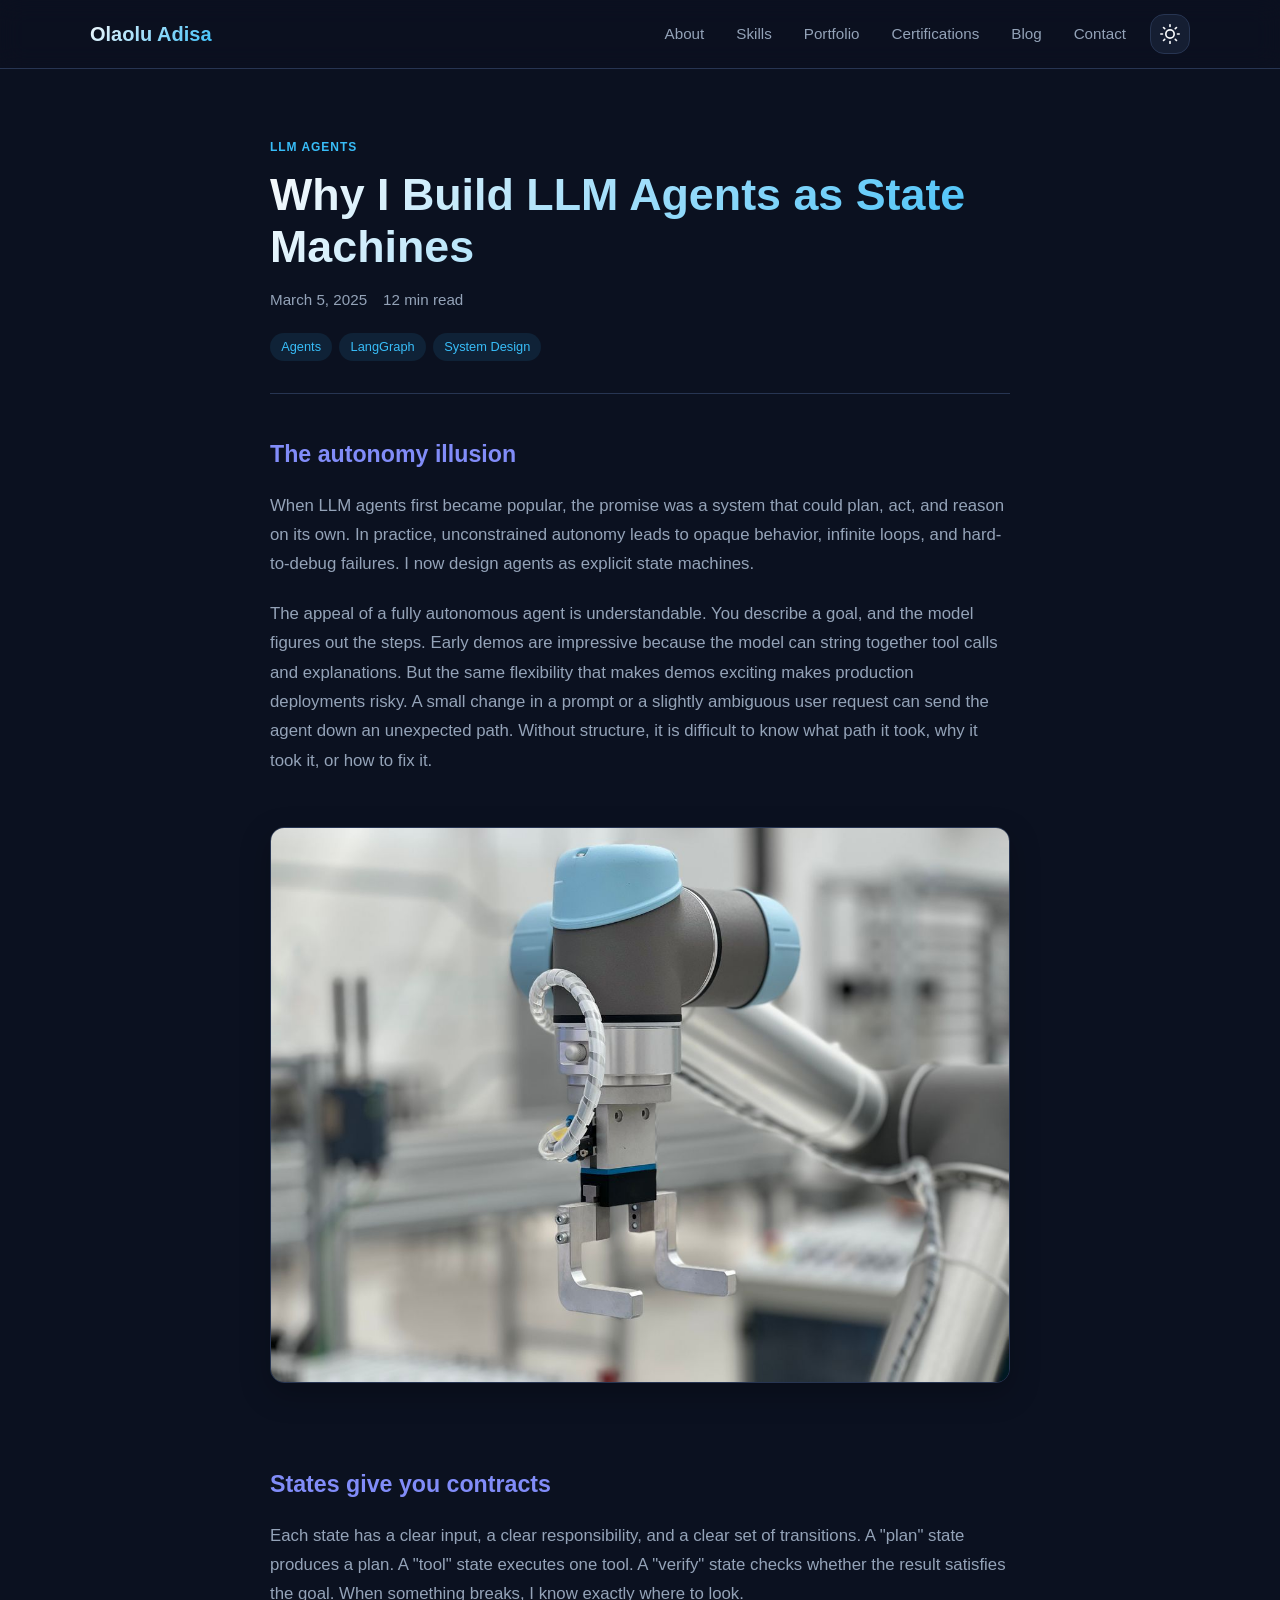
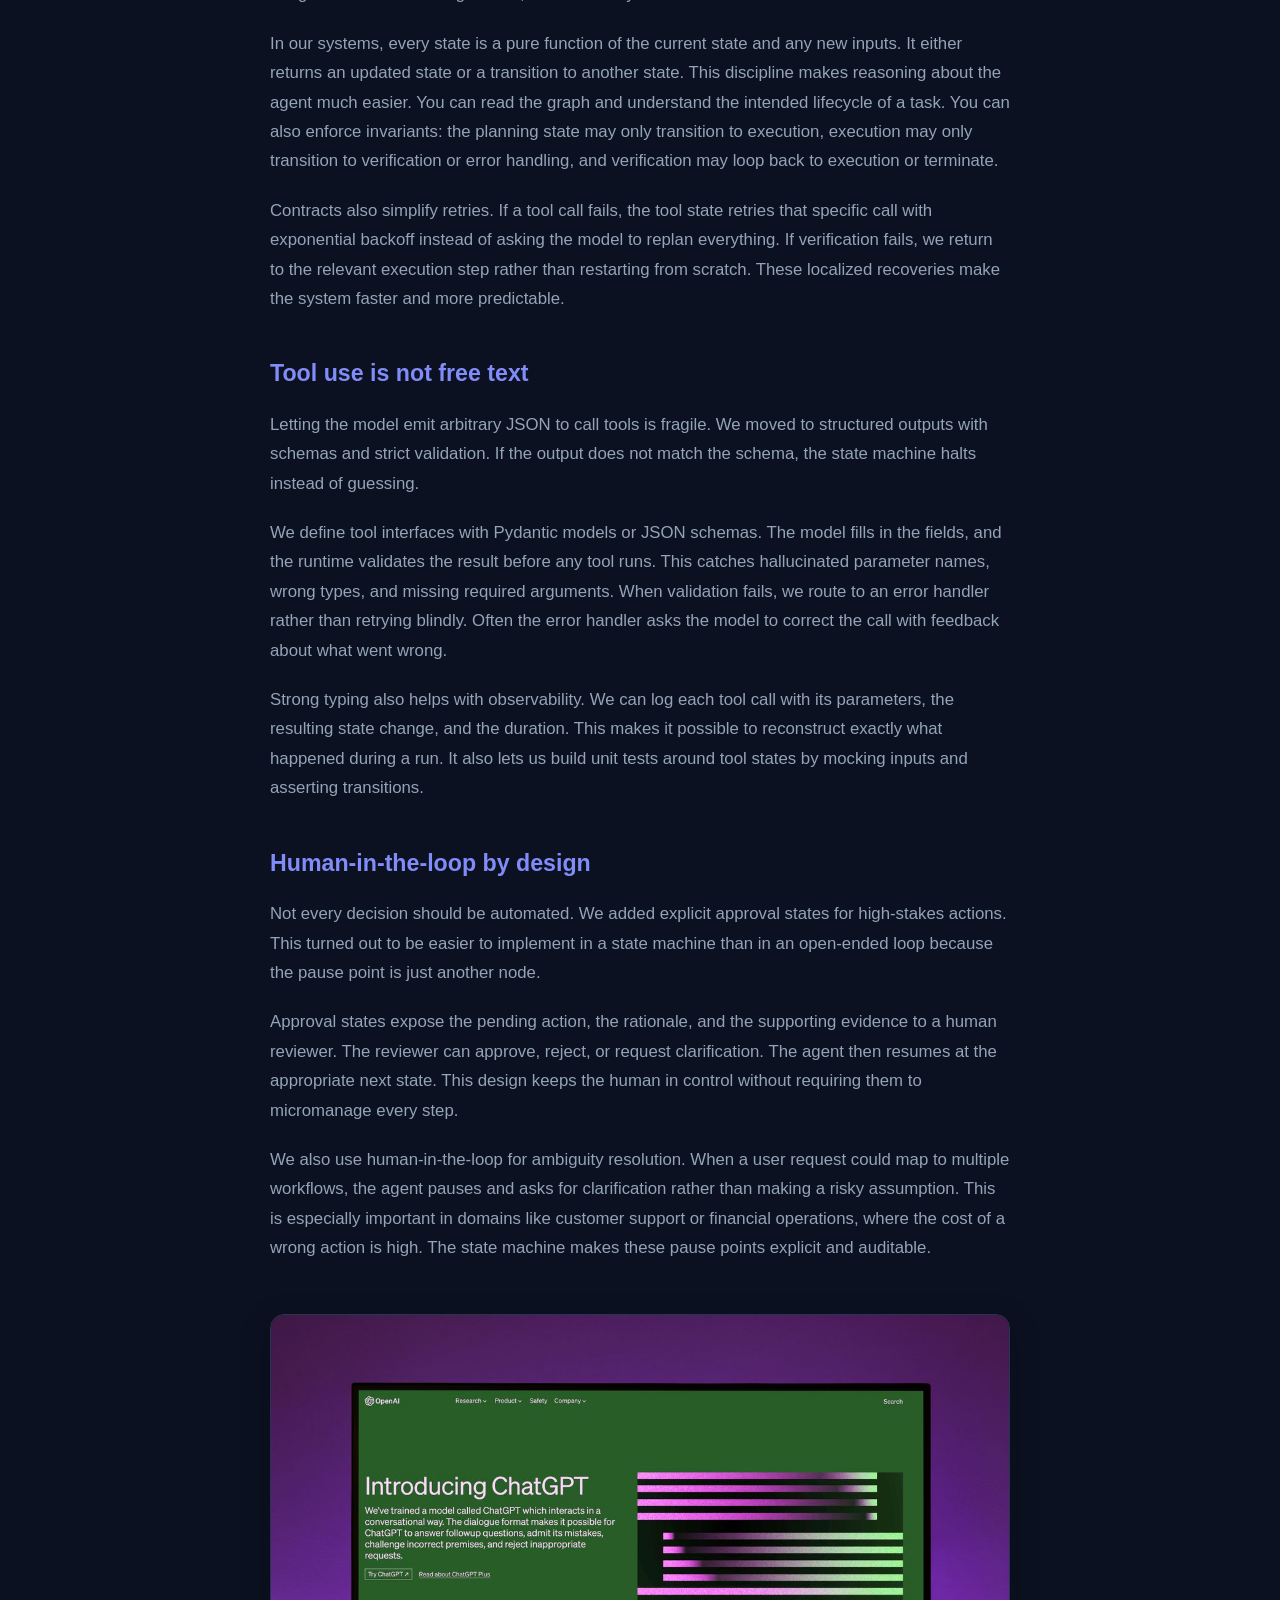
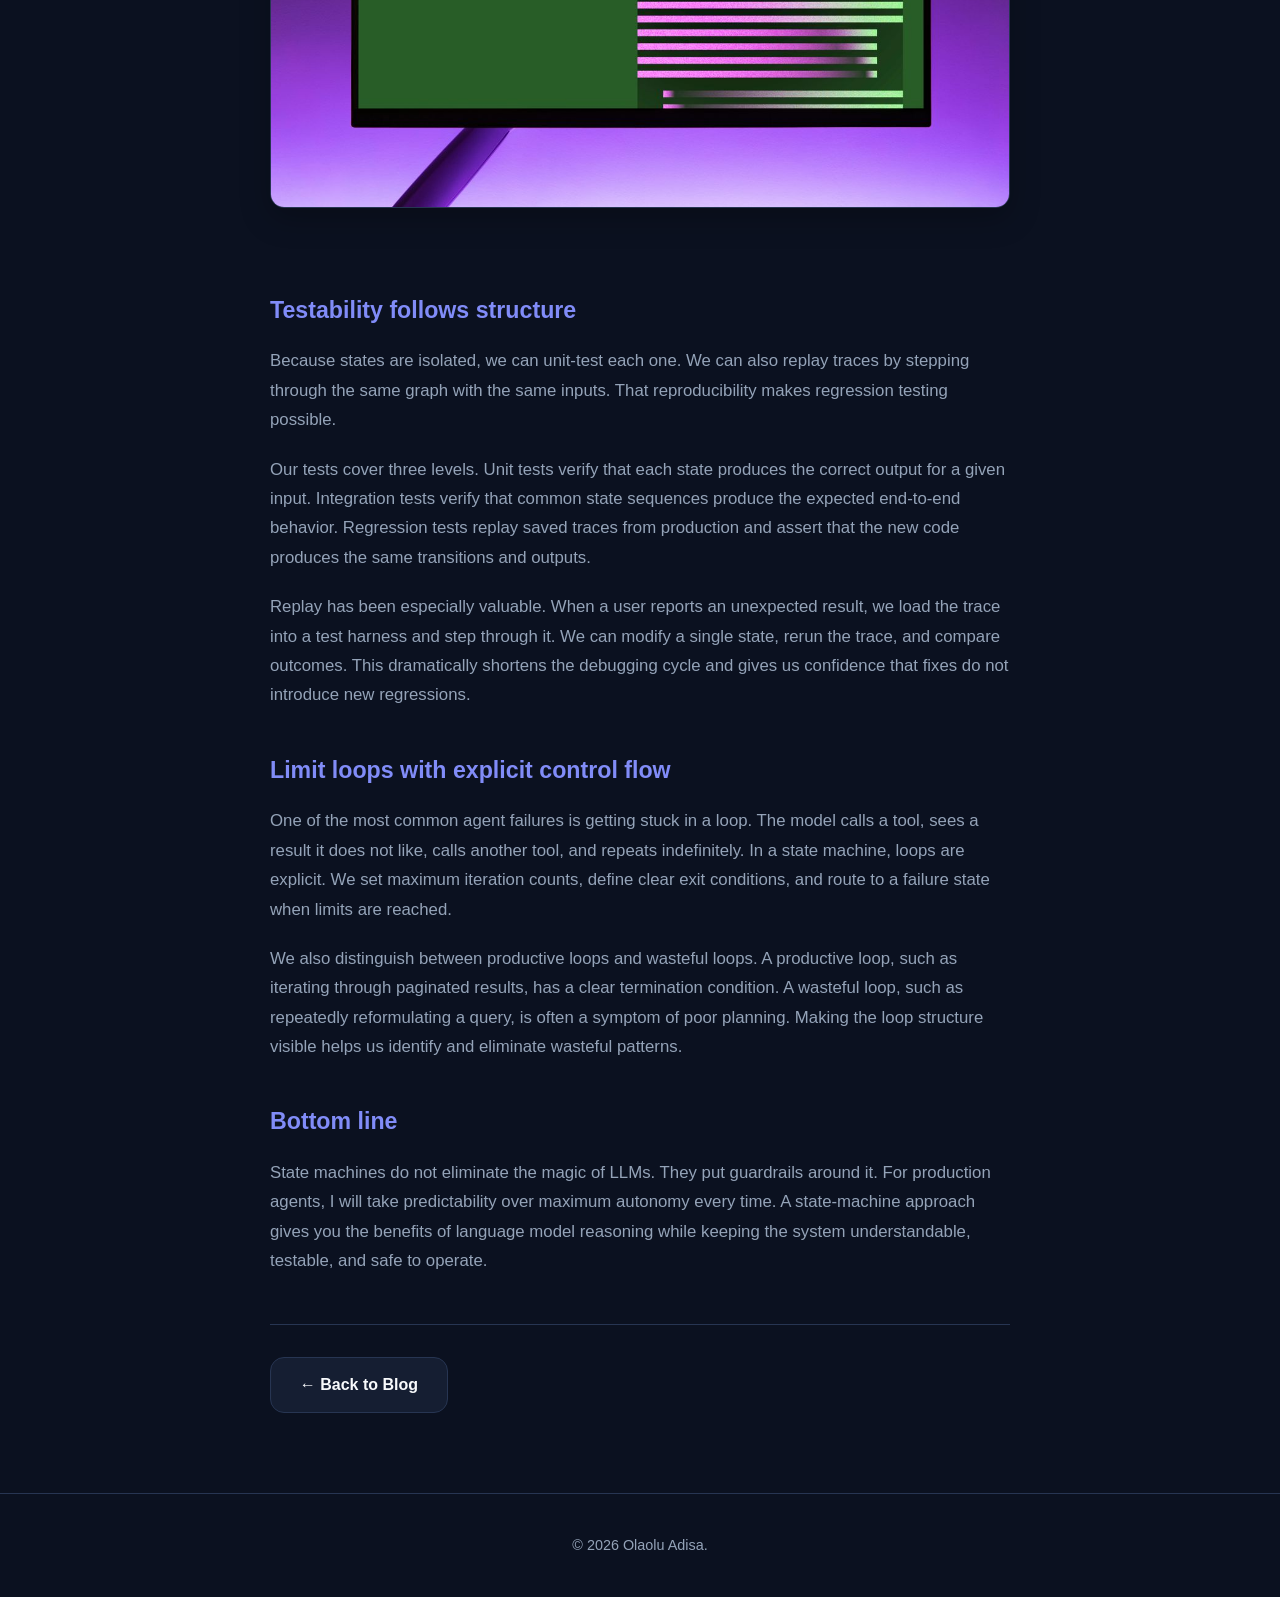
<file: blog/llm-agents-state-machines.html>
<!DOCTYPE html>
<html lang="en" data-theme="dark">
<head>
  <meta charset="UTF-8" />
  <meta name="viewport" content="width=device-width, initial-scale=1.0" />
  <meta name="description" content="Why I Build LLM Agents as State Machines — a blog post by Olaolu Adisa." />
  <title>LLM Agents as State Machines | Blog | Olaolu Adisa</title>
  <link rel="icon" type="image/svg+xml" href="../favicon.svg" />
  <link rel="stylesheet" href="../styles.css" />
</head>
<body>
  <a href="#main" class="skip-link">Skip to content</a>

  <nav class="nav" id="nav">
    <div class="container nav__inner">
      <a href="../index.html" class="nav__brand">Olaolu Adisa</a>
      <button class="nav__toggle" id="navToggle" aria-label="Open menu" aria-expanded="false">
        <span></span><span></span><span></span>
      </button>
      <ul class="nav__links" id="navLinks">
        <li><a href="../index.html#about">About</a></li>
        <li><a href="../index.html#skills">Skills</a></li>
        <li><a href="../projects.html">Portfolio</a></li>
        <li><a href="../certifications.html">Certifications</a></li>
        <li><a href="../blog.html">Blog</a></li>
        <li><a href="../index.html#contact">Contact</a></li>
      </ul>
      <button class="theme-toggle" id="themeToggle" aria-label="Toggle light mode" aria-pressed="false" title="Toggle light/dark mode">
        <svg class="theme-icon theme-icon--sun" viewBox="0 0 24 24" width="20" height="20" fill="none" stroke="currentColor" stroke-width="2" stroke-linecap="round" stroke-linejoin="round"><circle cx="12" cy="12" r="5"/><path d="M12 1v2M12 21v2M4.22 4.22l1.42 1.42M18.36 18.36l1.42 1.42M1 12h2M21 12h2M4.22 19.78l1.42-1.42M18.36 5.64l1.42-1.42"/></svg>
        <svg class="theme-icon theme-icon--moon" viewBox="0 0 24 24" width="20" height="20" fill="none" stroke="currentColor" stroke-width="2" stroke-linecap="round" stroke-linejoin="round"><path d="M21 12.79A9 9 0 1 1 11.21 3 7 7 0 0 0 21 12.79z"/></svg>
      </button>
    </div>
  </nav>

  <main id="main">
    <article class="blog-post">
      <div class="container blog-post__inner">
        <header class="blog-post__header">
          <span class="blog-post__category">LLM Agents</span>
          <h1 class="blog-post__title">Why I Build LLM Agents as State Machines</h1>
          <div class="blog-post__meta">
            <time datetime="2025-03-05">March 5, 2025</time>
            <span>12 min read</span>
          </div>
          <div class="blog-post__tags">
            <span>Agents</span><span>LangGraph</span><span>System Design</span>
          </div>
        </header>

        <section class="blog-post__content">
          <h2>The autonomy illusion</h2>
          <p>When LLM agents first became popular, the promise was a system that could plan, act, and reason on its own. In practice, unconstrained autonomy leads to opaque behavior, infinite loops, and hard-to-debug failures. I now design agents as explicit state machines.</p>
          <p>The appeal of a fully autonomous agent is understandable. You describe a goal, and the model figures out the steps. Early demos are impressive because the model can string together tool calls and explanations. But the same flexibility that makes demos exciting makes production deployments risky. A small change in a prompt or a slightly ambiguous user request can send the agent down an unexpected path. Without structure, it is difficult to know what path it took, why it took it, or how to fix it.</p>

          <img class="blog-post__image" src="images/agents-robot.jpg" alt="Close-up of a modern robotic mechanism" loading="lazy" />

          <h2>States give you contracts</h2>
          <p>Each state has a clear input, a clear responsibility, and a clear set of transitions. A "plan" state produces a plan. A "tool" state executes one tool. A "verify" state checks whether the result satisfies the goal. When something breaks, I know exactly where to look.</p>
          <p>In our systems, every state is a pure function of the current state and any new inputs. It either returns an updated state or a transition to another state. This discipline makes reasoning about the agent much easier. You can read the graph and understand the intended lifecycle of a task. You can also enforce invariants: the planning state may only transition to execution, execution may only transition to verification or error handling, and verification may loop back to execution or terminate.</p>
          <p>Contracts also simplify retries. If a tool call fails, the tool state retries that specific call with exponential backoff instead of asking the model to replan everything. If verification fails, we return to the relevant execution step rather than restarting from scratch. These localized recoveries make the system faster and more predictable.</p>

          <h2>Tool use is not free text</h2>
          <p>Letting the model emit arbitrary JSON to call tools is fragile. We moved to structured outputs with schemas and strict validation. If the output does not match the schema, the state machine halts instead of guessing.</p>
          <p>We define tool interfaces with Pydantic models or JSON schemas. The model fills in the fields, and the runtime validates the result before any tool runs. This catches hallucinated parameter names, wrong types, and missing required arguments. When validation fails, we route to an error handler rather than retrying blindly. Often the error handler asks the model to correct the call with feedback about what went wrong.</p>
          <p>Strong typing also helps with observability. We can log each tool call with its parameters, the resulting state change, and the duration. This makes it possible to reconstruct exactly what happened during a run. It also lets us build unit tests around tool states by mocking inputs and asserting transitions.</p>

          <h2>Human-in-the-loop by design</h2>
          <p>Not every decision should be automated. We added explicit approval states for high-stakes actions. This turned out to be easier to implement in a state machine than in an open-ended loop because the pause point is just another node.</p>
          <p>Approval states expose the pending action, the rationale, and the supporting evidence to a human reviewer. The reviewer can approve, reject, or request clarification. The agent then resumes at the appropriate next state. This design keeps the human in control without requiring them to micromanage every step.</p>
          <p>We also use human-in-the-loop for ambiguity resolution. When a user request could map to multiple workflows, the agent pauses and asks for clarification rather than making a risky assumption. This is especially important in domains like customer support or financial operations, where the cost of a wrong action is high. The state machine makes these pause points explicit and auditable.</p>

          <img class="blog-post__image" src="images/agents-monitor.jpg" alt="OpenAI website on a computer monitor" loading="lazy" />

          <h2>Testability follows structure</h2>
          <p>Because states are isolated, we can unit-test each one. We can also replay traces by stepping through the same graph with the same inputs. That reproducibility makes regression testing possible.</p>
          <p>Our tests cover three levels. Unit tests verify that each state produces the correct output for a given input. Integration tests verify that common state sequences produce the expected end-to-end behavior. Regression tests replay saved traces from production and assert that the new code produces the same transitions and outputs.</p>
          <p>Replay has been especially valuable. When a user reports an unexpected result, we load the trace into a test harness and step through it. We can modify a single state, rerun the trace, and compare outcomes. This dramatically shortens the debugging cycle and gives us confidence that fixes do not introduce new regressions.</p>

          <h2>Limit loops with explicit control flow</h2>
          <p>One of the most common agent failures is getting stuck in a loop. The model calls a tool, sees a result it does not like, calls another tool, and repeats indefinitely. In a state machine, loops are explicit. We set maximum iteration counts, define clear exit conditions, and route to a failure state when limits are reached.</p>
          <p>We also distinguish between productive loops and wasteful loops. A productive loop, such as iterating through paginated results, has a clear termination condition. A wasteful loop, such as repeatedly reformulating a query, is often a symptom of poor planning. Making the loop structure visible helps us identify and eliminate wasteful patterns.</p>

          <h2>Bottom line</h2>
          <p>State machines do not eliminate the magic of LLMs. They put guardrails around it. For production agents, I will take predictability over maximum autonomy every time. A state-machine approach gives you the benefits of language model reasoning while keeping the system understandable, testable, and safe to operate.</p>
        </section>

        <footer class="blog-post__footer">
          <a href="../blog.html" class="btn btn--secondary">← Back to Blog</a>
        </footer>
      </div>
    </article>
  </main>

  <footer class="footer">
    <div class="container footer__inner">
      <p>&copy; <span id="year"></span> Olaolu Adisa.</p>
    </div>
  </footer>

  <script src="../script.js"></script>
</body>
</html>
</file>
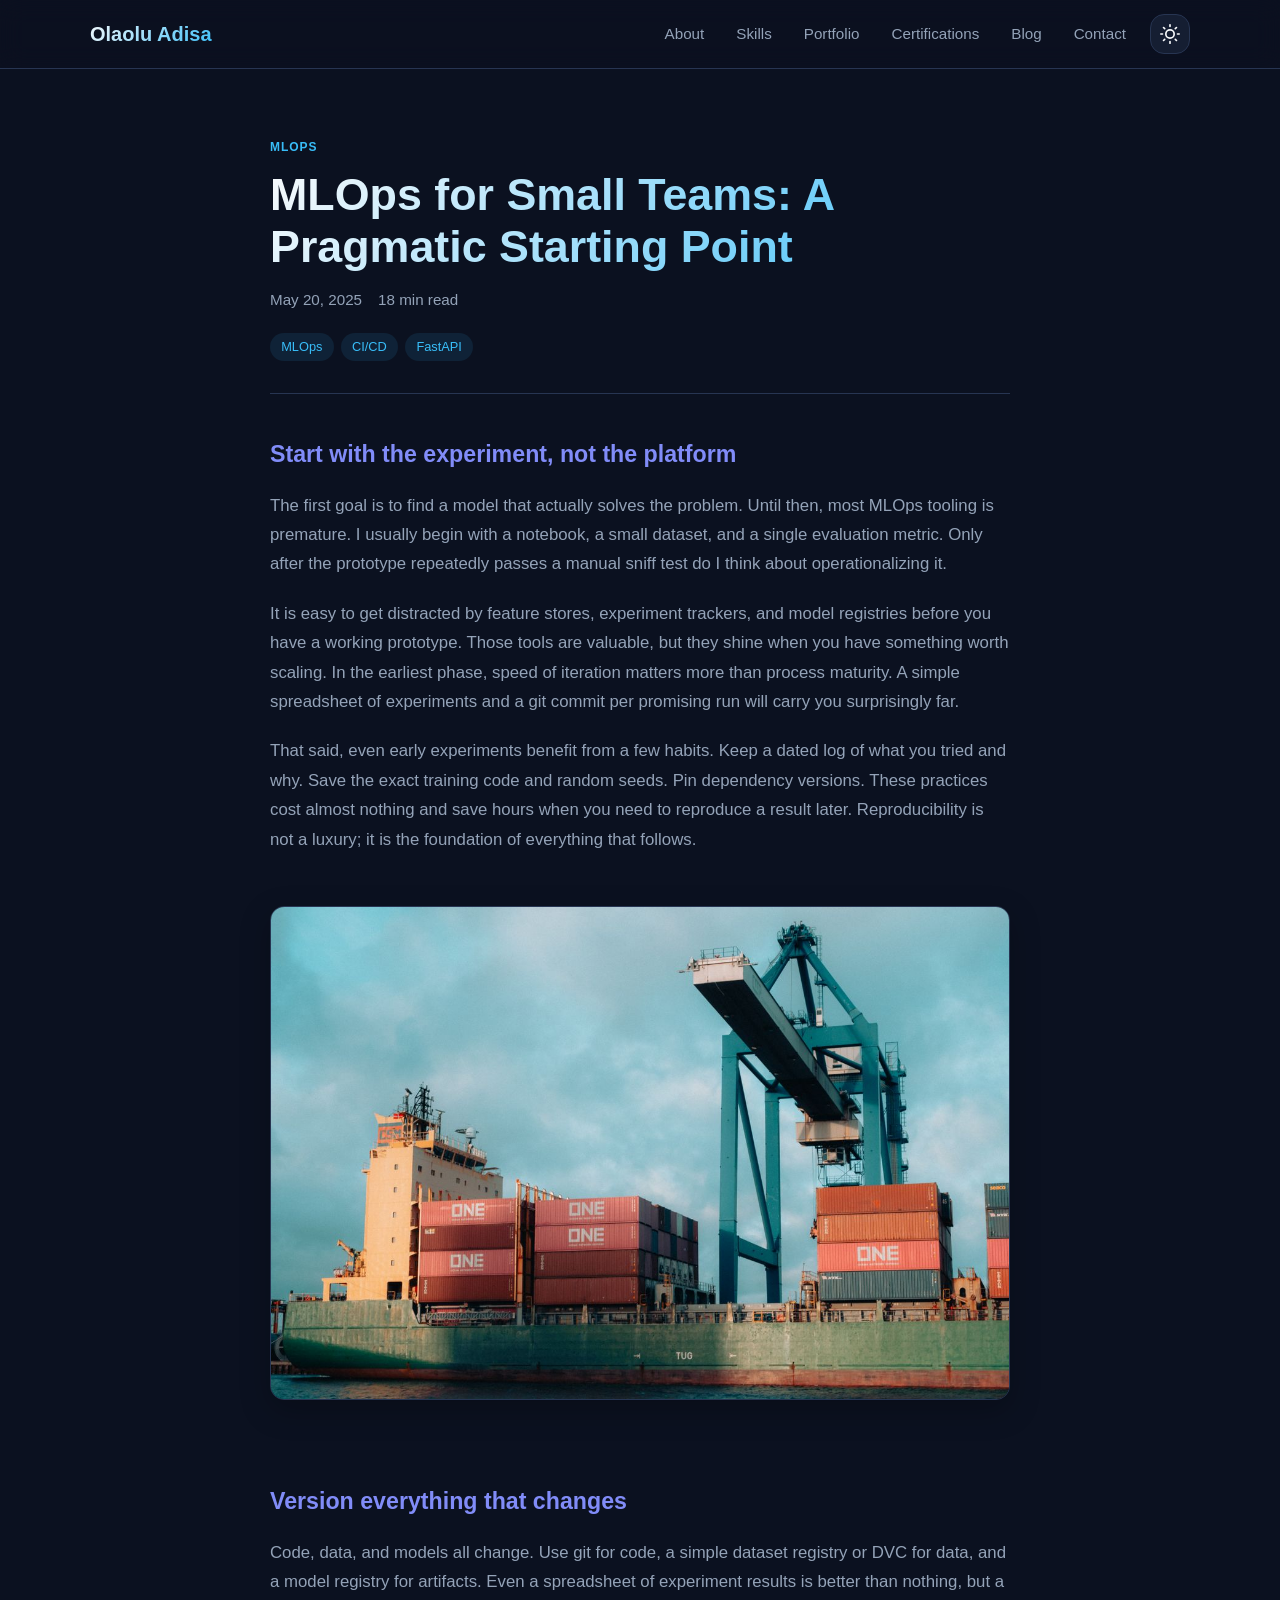
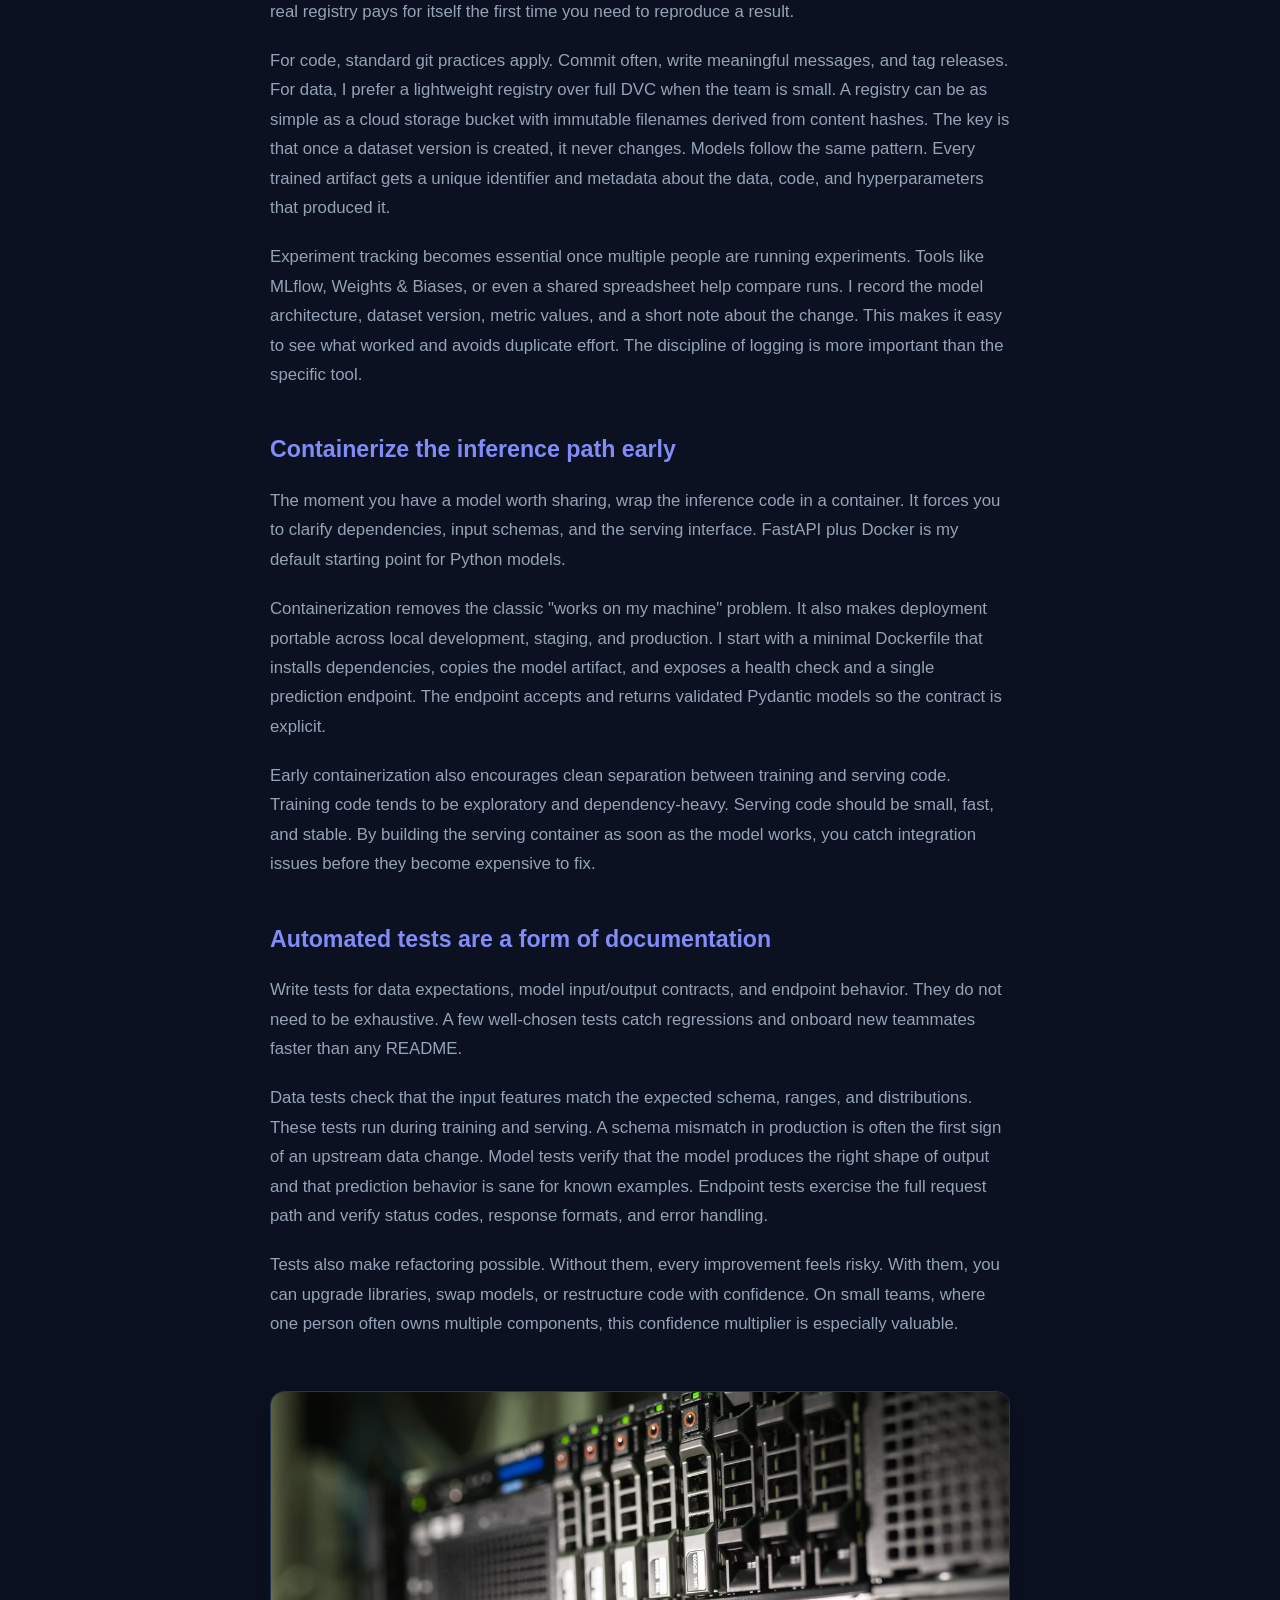
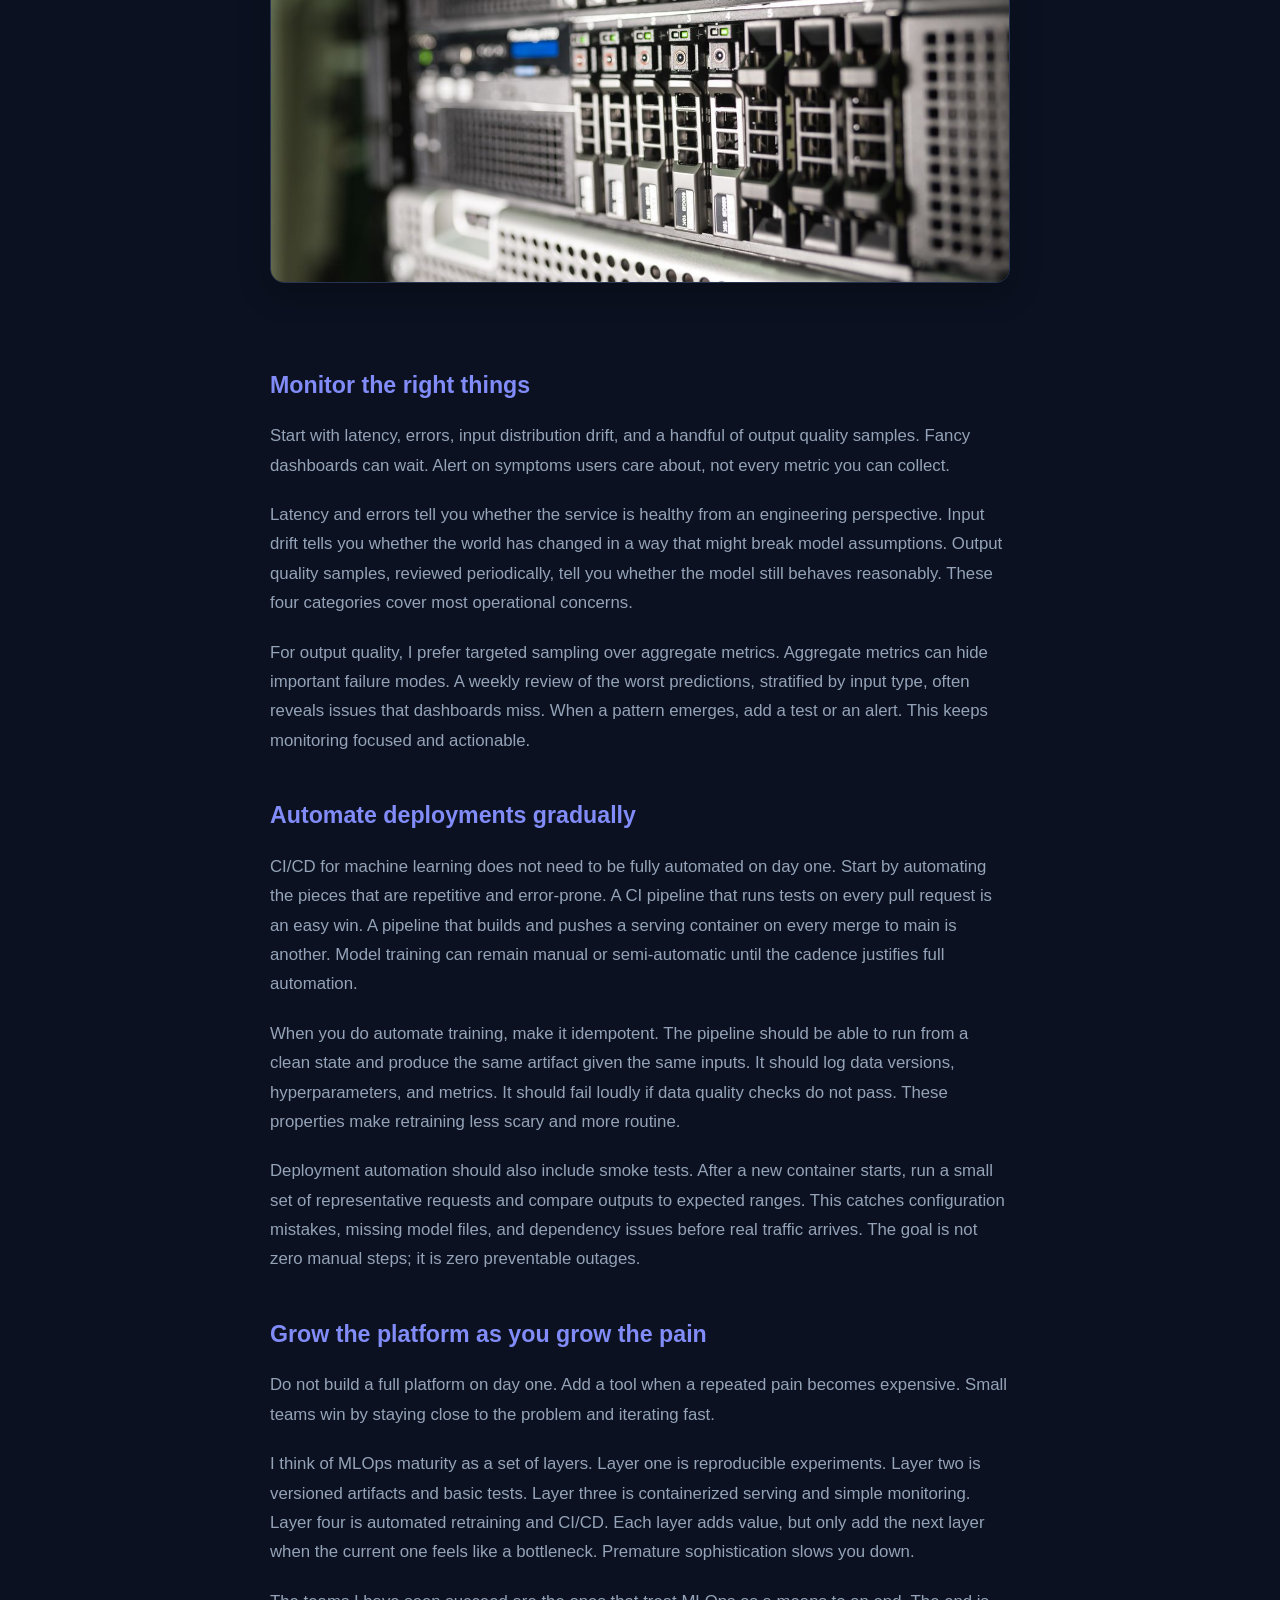
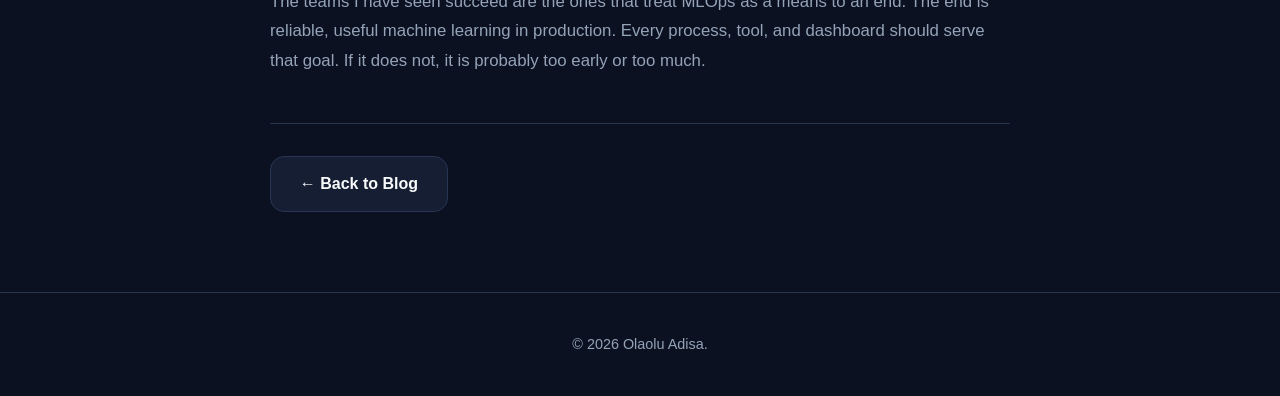
<file: blog/mlops-small-teams.html>
<!DOCTYPE html>
<html lang="en" data-theme="dark">
<head>
  <meta charset="UTF-8" />
  <meta name="viewport" content="width=device-width, initial-scale=1.0" />
  <meta name="description" content="MLOps for Small Teams: A Pragmatic Starting Point — a blog post by Olaolu Adisa." />
  <title>MLOps for Small Teams | Blog | Olaolu Adisa</title>
  <link rel="icon" type="image/svg+xml" href="../favicon.svg" />
  <link rel="stylesheet" href="../styles.css" />
</head>
<body>
  <a href="#main" class="skip-link">Skip to content</a>

  <nav class="nav" id="nav">
    <div class="container nav__inner">
      <a href="../index.html" class="nav__brand">Olaolu Adisa</a>
      <button class="nav__toggle" id="navToggle" aria-label="Open menu" aria-expanded="false">
        <span></span><span></span><span></span>
      </button>
      <ul class="nav__links" id="navLinks">
        <li><a href="../index.html#about">About</a></li>
        <li><a href="../index.html#skills">Skills</a></li>
        <li><a href="../projects.html">Portfolio</a></li>
        <li><a href="../certifications.html">Certifications</a></li>
        <li><a href="../blog.html">Blog</a></li>
        <li><a href="../index.html#contact">Contact</a></li>
      </ul>
      <button class="theme-toggle" id="themeToggle" aria-label="Toggle light mode" aria-pressed="false" title="Toggle light/dark mode">
        <svg class="theme-icon theme-icon--sun" viewBox="0 0 24 24" width="20" height="20" fill="none" stroke="currentColor" stroke-width="2" stroke-linecap="round" stroke-linejoin="round"><circle cx="12" cy="12" r="5"/><path d="M12 1v2M12 21v2M4.22 4.22l1.42 1.42M18.36 18.36l1.42 1.42M1 12h2M21 12h2M4.22 19.78l1.42-1.42M18.36 5.64l1.42-1.42"/></svg>
        <svg class="theme-icon theme-icon--moon" viewBox="0 0 24 24" width="20" height="20" fill="none" stroke="currentColor" stroke-width="2" stroke-linecap="round" stroke-linejoin="round"><path d="M21 12.79A9 9 0 1 1 11.21 3 7 7 0 0 0 21 12.79z"/></svg>
      </button>
    </div>
  </nav>

  <main id="main">
    <article class="blog-post">
      <div class="container blog-post__inner">
        <header class="blog-post__header">
          <span class="blog-post__category">MLOps</span>
          <h1 class="blog-post__title">MLOps for Small Teams: A Pragmatic Starting Point</h1>
          <div class="blog-post__meta">
            <time datetime="2025-05-20">May 20, 2025</time>
            <span>18 min read</span>
          </div>
          <div class="blog-post__tags">
            <span>MLOps</span><span>CI/CD</span><span>FastAPI</span>
          </div>
        </header>

        <section class="blog-post__content">
          <h2>Start with the experiment, not the platform</h2>
          <p>The first goal is to find a model that actually solves the problem. Until then, most MLOps tooling is premature. I usually begin with a notebook, a small dataset, and a single evaluation metric. Only after the prototype repeatedly passes a manual sniff test do I think about operationalizing it.</p>
          <p>It is easy to get distracted by feature stores, experiment trackers, and model registries before you have a working prototype. Those tools are valuable, but they shine when you have something worth scaling. In the earliest phase, speed of iteration matters more than process maturity. A simple spreadsheet of experiments and a git commit per promising run will carry you surprisingly far.</p>
          <p>That said, even early experiments benefit from a few habits. Keep a dated log of what you tried and why. Save the exact training code and random seeds. Pin dependency versions. These practices cost almost nothing and save hours when you need to reproduce a result later. Reproducibility is not a luxury; it is the foundation of everything that follows.</p>

          <img class="blog-post__image" src="images/mlops-containers.jpg" alt="Cargo ship loaded with containers at a shipping port" loading="lazy" />

          <h2>Version everything that changes</h2>
          <p>Code, data, and models all change. Use git for code, a simple dataset registry or DVC for data, and a model registry for artifacts. Even a spreadsheet of experiment results is better than nothing, but a real registry pays for itself the first time you need to reproduce a result.</p>
          <p>For code, standard git practices apply. Commit often, write meaningful messages, and tag releases. For data, I prefer a lightweight registry over full DVC when the team is small. A registry can be as simple as a cloud storage bucket with immutable filenames derived from content hashes. The key is that once a dataset version is created, it never changes. Models follow the same pattern. Every trained artifact gets a unique identifier and metadata about the data, code, and hyperparameters that produced it.</p>
          <p>Experiment tracking becomes essential once multiple people are running experiments. Tools like MLflow, Weights & Biases, or even a shared spreadsheet help compare runs. I record the model architecture, dataset version, metric values, and a short note about the change. This makes it easy to see what worked and avoids duplicate effort. The discipline of logging is more important than the specific tool.</p>

          <h2>Containerize the inference path early</h2>
          <p>The moment you have a model worth sharing, wrap the inference code in a container. It forces you to clarify dependencies, input schemas, and the serving interface. FastAPI plus Docker is my default starting point for Python models.</p>
          <p>Containerization removes the classic "works on my machine" problem. It also makes deployment portable across local development, staging, and production. I start with a minimal Dockerfile that installs dependencies, copies the model artifact, and exposes a health check and a single prediction endpoint. The endpoint accepts and returns validated Pydantic models so the contract is explicit.</p>
          <p>Early containerization also encourages clean separation between training and serving code. Training code tends to be exploratory and dependency-heavy. Serving code should be small, fast, and stable. By building the serving container as soon as the model works, you catch integration issues before they become expensive to fix.</p>

          <h2>Automated tests are a form of documentation</h2>
          <p>Write tests for data expectations, model input/output contracts, and endpoint behavior. They do not need to be exhaustive. A few well-chosen tests catch regressions and onboard new teammates faster than any README.</p>
          <p>Data tests check that the input features match the expected schema, ranges, and distributions. These tests run during training and serving. A schema mismatch in production is often the first sign of an upstream data change. Model tests verify that the model produces the right shape of output and that prediction behavior is sane for known examples. Endpoint tests exercise the full request path and verify status codes, response formats, and error handling.</p>
          <p>Tests also make refactoring possible. Without them, every improvement feels risky. With them, you can upgrade libraries, swap models, or restructure code with confidence. On small teams, where one person often owns multiple components, this confidence multiplier is especially valuable.</p>

          <img class="blog-post__image" src="images/mlops-server.jpg" alt="Server rack in a modern data center" loading="lazy" />

          <h2>Monitor the right things</h2>
          <p>Start with latency, errors, input distribution drift, and a handful of output quality samples. Fancy dashboards can wait. Alert on symptoms users care about, not every metric you can collect.</p>
          <p>Latency and errors tell you whether the service is healthy from an engineering perspective. Input drift tells you whether the world has changed in a way that might break model assumptions. Output quality samples, reviewed periodically, tell you whether the model still behaves reasonably. These four categories cover most operational concerns.</p>
          <p>For output quality, I prefer targeted sampling over aggregate metrics. Aggregate metrics can hide important failure modes. A weekly review of the worst predictions, stratified by input type, often reveals issues that dashboards miss. When a pattern emerges, add a test or an alert. This keeps monitoring focused and actionable.</p>

          <h2>Automate deployments gradually</h2>
          <p>CI/CD for machine learning does not need to be fully automated on day one. Start by automating the pieces that are repetitive and error-prone. A CI pipeline that runs tests on every pull request is an easy win. A pipeline that builds and pushes a serving container on every merge to main is another. Model training can remain manual or semi-automatic until the cadence justifies full automation.</p>
          <p>When you do automate training, make it idempotent. The pipeline should be able to run from a clean state and produce the same artifact given the same inputs. It should log data versions, hyperparameters, and metrics. It should fail loudly if data quality checks do not pass. These properties make retraining less scary and more routine.</p>
          <p>Deployment automation should also include smoke tests. After a new container starts, run a small set of representative requests and compare outputs to expected ranges. This catches configuration mistakes, missing model files, and dependency issues before real traffic arrives. The goal is not zero manual steps; it is zero preventable outages.</p>

          <h2>Grow the platform as you grow the pain</h2>
          <p>Do not build a full platform on day one. Add a tool when a repeated pain becomes expensive. Small teams win by staying close to the problem and iterating fast.</p>
          <p>I think of MLOps maturity as a set of layers. Layer one is reproducible experiments. Layer two is versioned artifacts and basic tests. Layer three is containerized serving and simple monitoring. Layer four is automated retraining and CI/CD. Each layer adds value, but only add the next layer when the current one feels like a bottleneck. Premature sophistication slows you down.</p>
          <p>The teams I have seen succeed are the ones that treat MLOps as a means to an end. The end is reliable, useful machine learning in production. Every process, tool, and dashboard should serve that goal. If it does not, it is probably too early or too much.</p>
        </section>

        <footer class="blog-post__footer">
          <a href="../blog.html" class="btn btn--secondary">← Back to Blog</a>
        </footer>
      </div>
    </article>
  </main>

  <footer class="footer">
    <div class="container footer__inner">
      <p>&copy; <span id="year"></span> Olaolu Adisa.</p>
    </div>
  </footer>

  <script src="../script.js"></script>
</body>
</html>
</file>
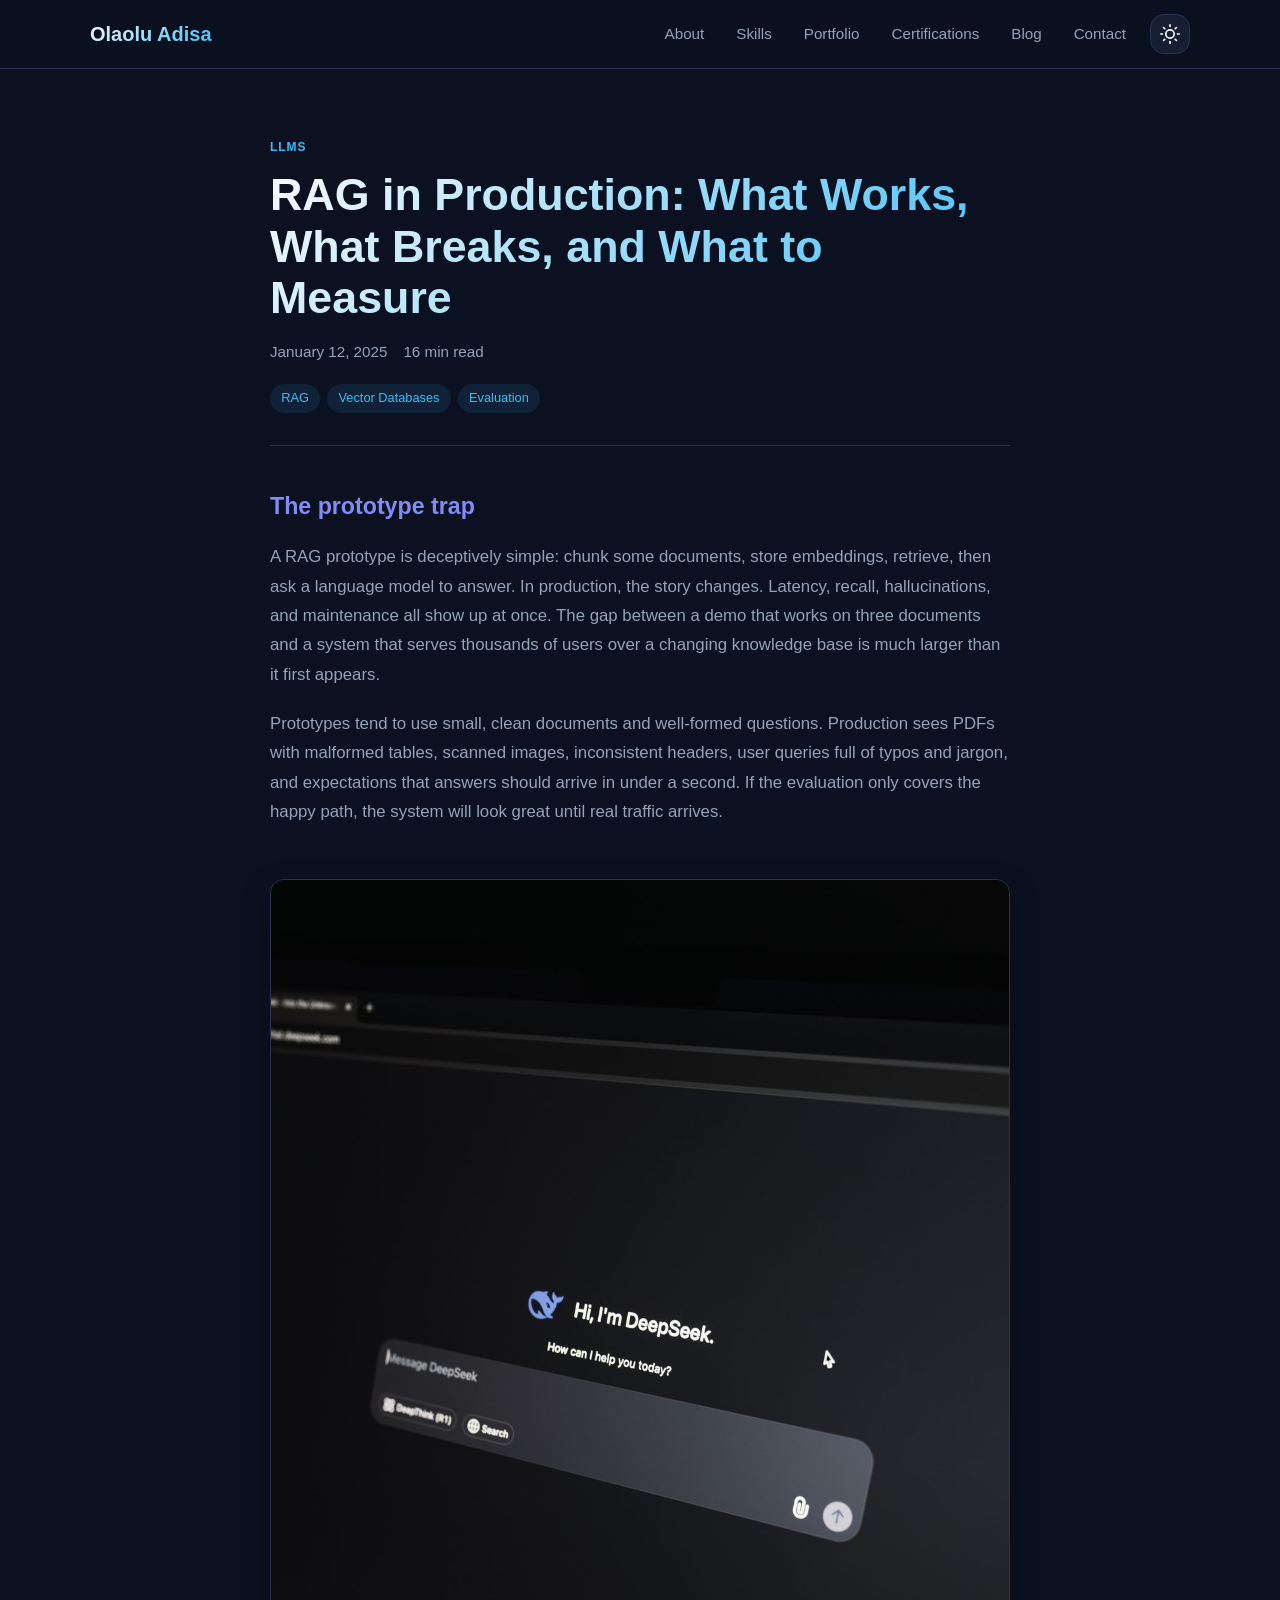
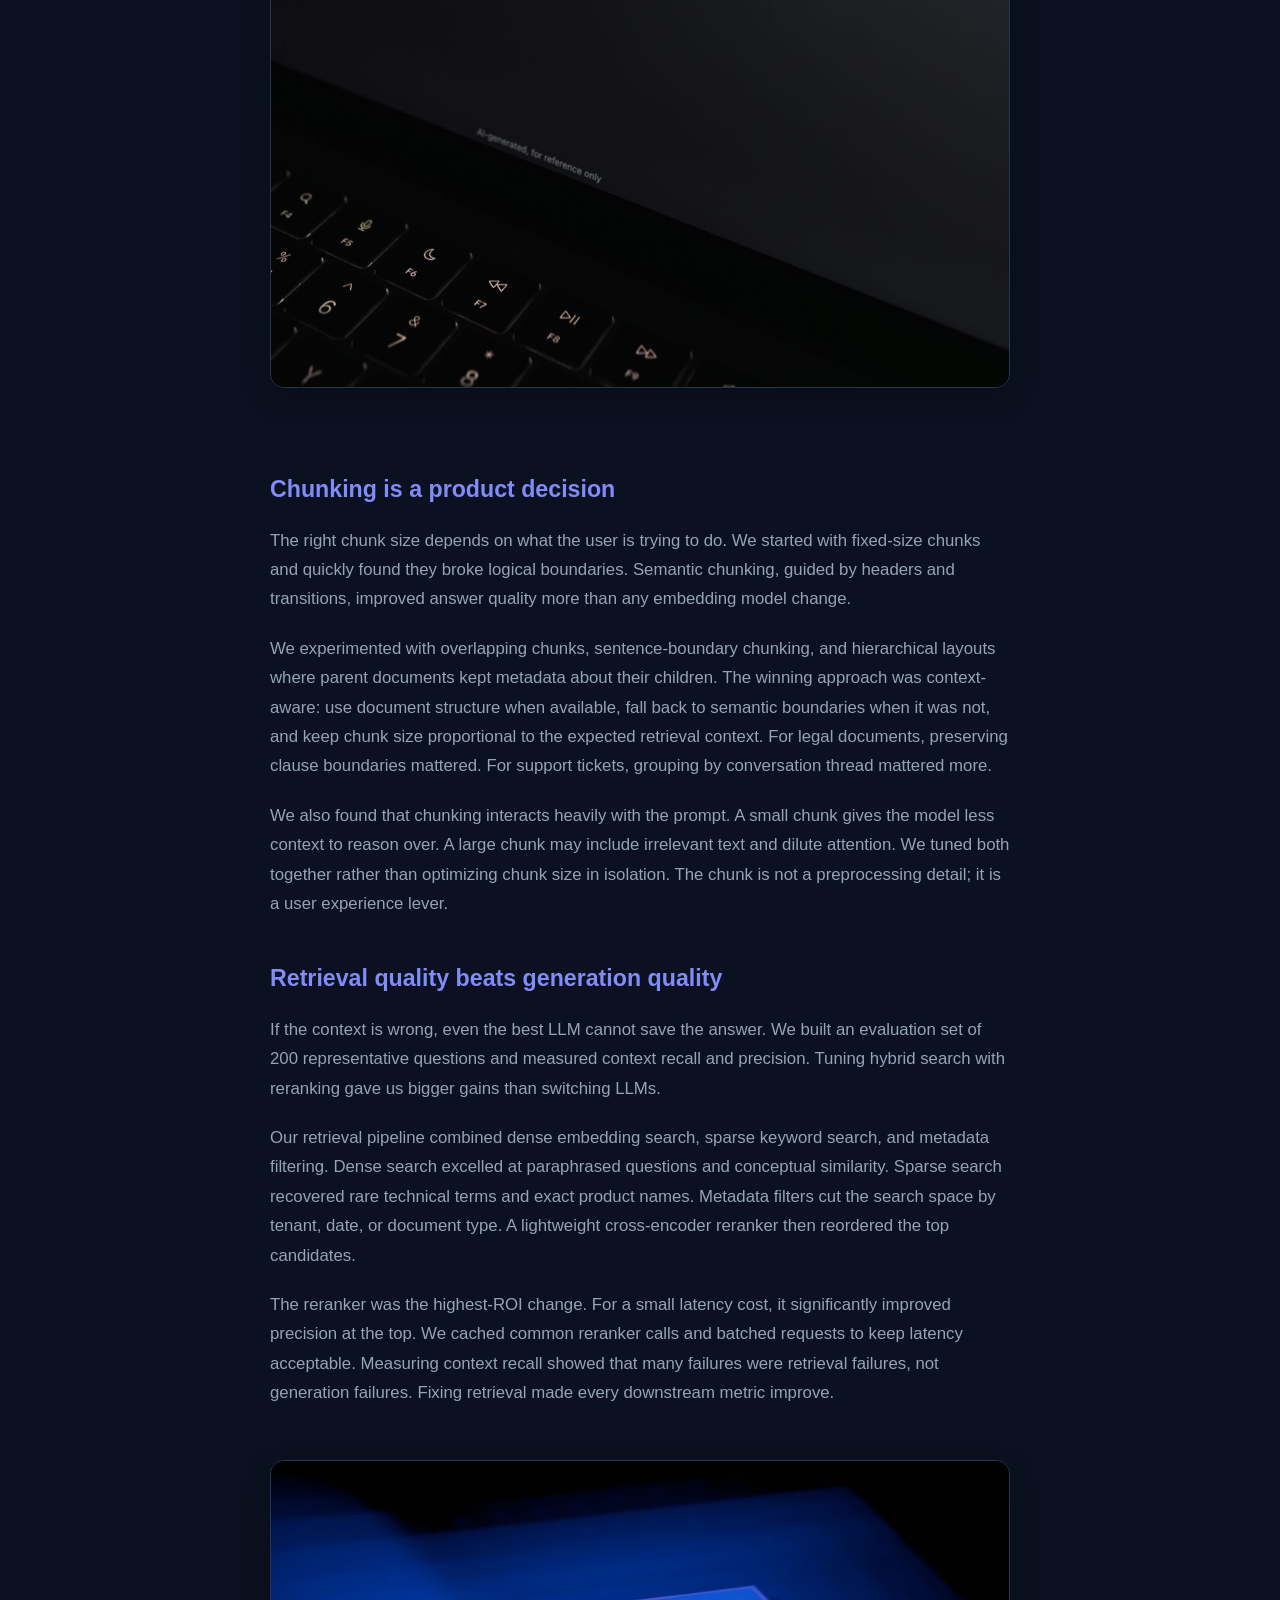
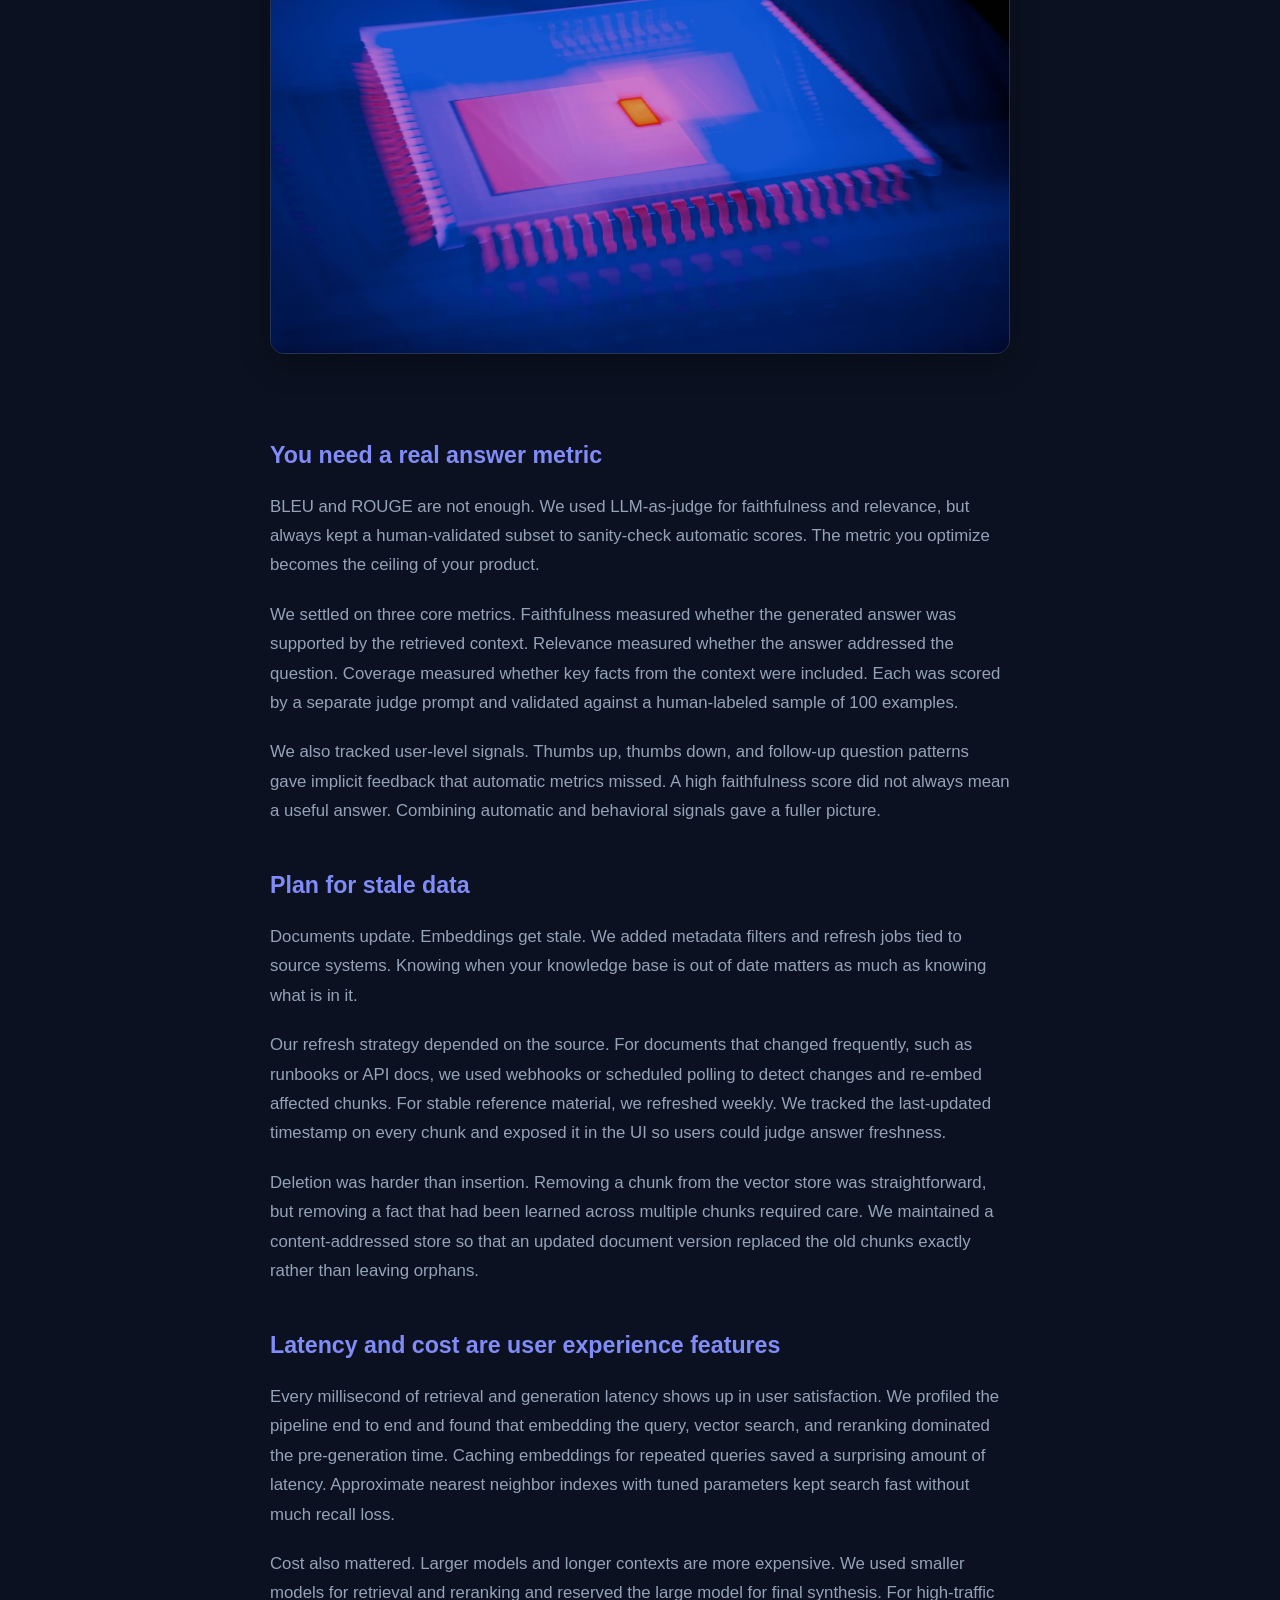
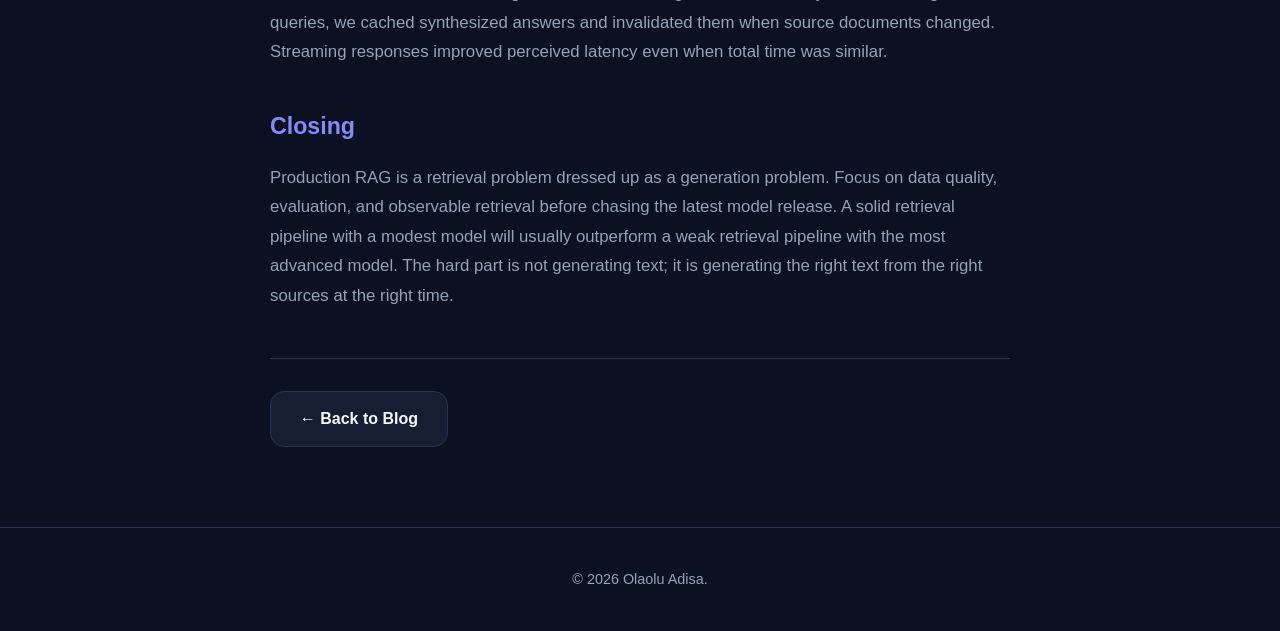
<file: blog/rag-production-lessons.html>
<!DOCTYPE html>
<html lang="en" data-theme="dark">
<head>
  <meta charset="UTF-8" />
  <meta name="viewport" content="width=device-width, initial-scale=1.0" />
  <meta name="description" content="RAG in Production: What Works, What Breaks, and What to Measure — a blog post by Olaolu Adisa." />
  <title>RAG in Production | Blog | Olaolu Adisa</title>
  <link rel="icon" type="image/svg+xml" href="../favicon.svg" />
  <link rel="stylesheet" href="../styles.css" />
</head>
<body>
  <a href="#main" class="skip-link">Skip to content</a>

  <nav class="nav" id="nav">
    <div class="container nav__inner">
      <a href="../index.html" class="nav__brand">Olaolu Adisa</a>
      <button class="nav__toggle" id="navToggle" aria-label="Open menu" aria-expanded="false">
        <span></span><span></span><span></span>
      </button>
      <ul class="nav__links" id="navLinks">
        <li><a href="../index.html#about">About</a></li>
        <li><a href="../index.html#skills">Skills</a></li>
        <li><a href="../projects.html">Portfolio</a></li>
        <li><a href="../certifications.html">Certifications</a></li>
        <li><a href="../blog.html">Blog</a></li>
        <li><a href="../index.html#contact">Contact</a></li>
      </ul>
      <button class="theme-toggle" id="themeToggle" aria-label="Toggle light mode" aria-pressed="false" title="Toggle light/dark mode">
        <svg class="theme-icon theme-icon--sun" viewBox="0 0 24 24" width="20" height="20" fill="none" stroke="currentColor" stroke-width="2" stroke-linecap="round" stroke-linejoin="round"><circle cx="12" cy="12" r="5"/><path d="M12 1v2M12 21v2M4.22 4.22l1.42 1.42M18.36 18.36l1.42 1.42M1 12h2M21 12h2M4.22 19.78l1.42-1.42M18.36 5.64l1.42-1.42"/></svg>
        <svg class="theme-icon theme-icon--moon" viewBox="0 0 24 24" width="20" height="20" fill="none" stroke="currentColor" stroke-width="2" stroke-linecap="round" stroke-linejoin="round"><path d="M21 12.79A9 9 0 1 1 11.21 3 7 7 0 0 0 21 12.79z"/></svg>
      </button>
    </div>
  </nav>

  <main id="main">
    <article class="blog-post">
      <div class="container blog-post__inner">
        <header class="blog-post__header">
          <span class="blog-post__category">LLMs</span>
          <h1 class="blog-post__title">RAG in Production: What Works, What Breaks, and What to Measure</h1>
          <div class="blog-post__meta">
            <time datetime="2025-01-12">January 12, 2025</time>
            <span>16 min read</span>
          </div>
          <div class="blog-post__tags">
            <span>RAG</span><span>Vector Databases</span><span>Evaluation</span>
          </div>
        </header>

        <section class="blog-post__content">
          <h2>The prototype trap</h2>
          <p>A RAG prototype is deceptively simple: chunk some documents, store embeddings, retrieve, then ask a language model to answer. In production, the story changes. Latency, recall, hallucinations, and maintenance all show up at once. The gap between a demo that works on three documents and a system that serves thousands of users over a changing knowledge base is much larger than it first appears.</p>
          <p>Prototypes tend to use small, clean documents and well-formed questions. Production sees PDFs with malformed tables, scanned images, inconsistent headers, user queries full of typos and jargon, and expectations that answers should arrive in under a second. If the evaluation only covers the happy path, the system will look great until real traffic arrives.</p>

          <img class="blog-post__image" src="images/rag-chat.jpg" alt="AI chat interface on a laptop" loading="lazy" />

          <h2>Chunking is a product decision</h2>
          <p>The right chunk size depends on what the user is trying to do. We started with fixed-size chunks and quickly found they broke logical boundaries. Semantic chunking, guided by headers and transitions, improved answer quality more than any embedding model change.</p>
          <p>We experimented with overlapping chunks, sentence-boundary chunking, and hierarchical layouts where parent documents kept metadata about their children. The winning approach was context-aware: use document structure when available, fall back to semantic boundaries when it was not, and keep chunk size proportional to the expected retrieval context. For legal documents, preserving clause boundaries mattered. For support tickets, grouping by conversation thread mattered more.</p>
          <p>We also found that chunking interacts heavily with the prompt. A small chunk gives the model less context to reason over. A large chunk may include irrelevant text and dilute attention. We tuned both together rather than optimizing chunk size in isolation. The chunk is not a preprocessing detail; it is a user experience lever.</p>

          <h2>Retrieval quality beats generation quality</h2>
          <p>If the context is wrong, even the best LLM cannot save the answer. We built an evaluation set of 200 representative questions and measured context recall and precision. Tuning hybrid search with reranking gave us bigger gains than switching LLMs.</p>
          <p>Our retrieval pipeline combined dense embedding search, sparse keyword search, and metadata filtering. Dense search excelled at paraphrased questions and conceptual similarity. Sparse search recovered rare technical terms and exact product names. Metadata filters cut the search space by tenant, date, or document type. A lightweight cross-encoder reranker then reordered the top candidates.</p>
          <p>The reranker was the highest-ROI change. For a small latency cost, it significantly improved precision at the top. We cached common reranker calls and batched requests to keep latency acceptable. Measuring context recall showed that many failures were retrieval failures, not generation failures. Fixing retrieval made every downstream metric improve.</p>

          <img class="blog-post__image" src="images/rag-chip.jpg" alt="Abstract microchip technology background" loading="lazy" />

          <h2>You need a real answer metric</h2>
          <p>BLEU and ROUGE are not enough. We used LLM-as-judge for faithfulness and relevance, but always kept a human-validated subset to sanity-check automatic scores. The metric you optimize becomes the ceiling of your product.</p>
          <p>We settled on three core metrics. Faithfulness measured whether the generated answer was supported by the retrieved context. Relevance measured whether the answer addressed the question. Coverage measured whether key facts from the context were included. Each was scored by a separate judge prompt and validated against a human-labeled sample of 100 examples.</p>
          <p>We also tracked user-level signals. Thumbs up, thumbs down, and follow-up question patterns gave implicit feedback that automatic metrics missed. A high faithfulness score did not always mean a useful answer. Combining automatic and behavioral signals gave a fuller picture.</p>

          <h2>Plan for stale data</h2>
          <p>Documents update. Embeddings get stale. We added metadata filters and refresh jobs tied to source systems. Knowing when your knowledge base is out of date matters as much as knowing what is in it.</p>
          <p>Our refresh strategy depended on the source. For documents that changed frequently, such as runbooks or API docs, we used webhooks or scheduled polling to detect changes and re-embed affected chunks. For stable reference material, we refreshed weekly. We tracked the last-updated timestamp on every chunk and exposed it in the UI so users could judge answer freshness.</p>
          <p>Deletion was harder than insertion. Removing a chunk from the vector store was straightforward, but removing a fact that had been learned across multiple chunks required care. We maintained a content-addressed store so that an updated document version replaced the old chunks exactly rather than leaving orphans.</p>

          <h2>Latency and cost are user experience features</h2>
          <p>Every millisecond of retrieval and generation latency shows up in user satisfaction. We profiled the pipeline end to end and found that embedding the query, vector search, and reranking dominated the pre-generation time. Caching embeddings for repeated queries saved a surprising amount of latency. Approximate nearest neighbor indexes with tuned parameters kept search fast without much recall loss.</p>
          <p>Cost also mattered. Larger models and longer contexts are more expensive. We used smaller models for retrieval and reranking and reserved the large model for final synthesis. For high-traffic queries, we cached synthesized answers and invalidated them when source documents changed. Streaming responses improved perceived latency even when total time was similar.</p>

          <h2>Closing</h2>
          <p>Production RAG is a retrieval problem dressed up as a generation problem. Focus on data quality, evaluation, and observable retrieval before chasing the latest model release. A solid retrieval pipeline with a modest model will usually outperform a weak retrieval pipeline with the most advanced model. The hard part is not generating text; it is generating the right text from the right sources at the right time.</p>
        </section>

        <footer class="blog-post__footer">
          <a href="../blog.html" class="btn btn--secondary">← Back to Blog</a>
        </footer>
      </div>
    </article>
  </main>

  <footer class="footer">
    <div class="container footer__inner">
      <p>&copy; <span id="year"></span> Olaolu Adisa.</p>
    </div>
  </footer>

  <script src="../script.js"></script>
</body>
</html>
</file>
<file: styles.css>
:root {
  --bg: #0b1120;
  --bg-elevated: #151e32;
  --text: #f8fafc;
  --text-muted: #94a3b8;
  --accent: #38bdf8;
  --accent-2: #818cf8;
  --border: #273552;
  --radius: 14px;
  --shadow: 0 10px 30px rgba(0,0,0,0.25);
  --max-width: 1100px;
  --nav-bg: rgba(11, 17, 32, 0.82);
}

html[data-theme="light"] {
  --bg: #f8fafc;
  --bg-elevated: #ffffff;
  --text: #0f172a;
  --text-muted: #475569;
  --border: #e2e8f0;
  --shadow: 0 10px 30px rgba(0,0,0,0.08);
  --nav-bg: rgba(248, 250, 252, 0.86);
}

* {
  box-sizing: border-box;
  margin: 0;
  padding: 0;
}

html {
  scroll-behavior: smooth;
}

::selection {
  background: rgba(56, 189, 248, 0.35);
  color: var(--text);
}

body {
  font-family: 'Inter', -apple-system, BlinkMacSystemFont, 'Segoe UI', Roboto, 'Helvetica Neue', Arial, sans-serif;
  background: var(--bg);
  color: var(--text);
  line-height: 1.6;
  overflow-x: hidden;
}

a {
  color: var(--accent);
  text-decoration: none;
}

a:hover {
  text-decoration: none;
}

.skip-link {
  position: absolute;
  left: -999px;
  z-index: 100;
}

.skip-link:focus {
  left: 1rem;
  top: 1rem;
  background: var(--accent);
  color: var(--bg);
  padding: .5rem 1rem;
  border-radius: var(--radius);
}

.container {
  width: min(92%, var(--max-width));
  margin: 0 auto;
}

/* Reveal on scroll */
.reveal {
  opacity: 0;
  transform: translateY(30px);
  transition: opacity .7s cubic-bezier(.25,.46,.45,.94), transform .7s cubic-bezier(.25,.46,.45,.94);
  will-change: opacity, transform;
}

.reveal.visible {
  opacity: 1;
  transform: translateY(0);
}

.section-icon {
  display: block;
  width: 96px;
  height: 96px;
  margin: 0 auto 1.5rem;
}

/* Nav */
.nav {
  position: sticky;
  top: 0;
  z-index: 50;
  background: var(--nav-bg);
  backdrop-filter: blur(12px);
  border-bottom: 1px solid var(--border);
  transition: box-shadow .3s ease, background .3s ease;
}

.nav--shadow {
  box-shadow: 0 4px 30px rgba(0,0,0,.15);
}

.nav__inner {
  display: flex;
  align-items: center;
  justify-content: flex-start;
  gap: 1.5rem;
  height: 68px;
}

.nav__brand {
  font-weight: 800;
  font-size: 1.25rem;
  background: linear-gradient(135deg, var(--text) 0%, var(--accent) 100%);
  -webkit-background-clip: text;
  background-clip: text;
  color: transparent;
  transition: transform .2s ease;
}

.nav__brand:hover {
  transform: scale(1.02);
}

.nav__links {
  display: flex;
  gap: 2rem;
  list-style: none;
  margin-left: auto;
}

.nav__links a {
  position: relative;
  color: var(--text-muted);
  font-weight: 500;
  font-size: .95rem;
  padding: .25rem 0;
  transition: color .2s ease;
}

.nav__links a::after {
  content: '';
  position: absolute;
  left: 0;
  bottom: 0;
  width: 0;
  height: 2px;
  background: linear-gradient(90deg, var(--accent), var(--accent-2));
  transition: width .25s ease;
  border-radius: 2px;
}

.nav__links a:hover,
.nav__links a:focus {
  color: var(--text);
}

.nav__links a:hover::after,
.nav__links a:focus::after {
  width: 100%;
}

.nav__toggle {
  display: none;
  background: none;
  border: none;
  cursor: pointer;
  flex-direction: column;
  gap: 5px;
}

.nav__toggle span {
  display: block;
  width: 24px;
  height: 2px;
  background: var(--text);
  transition: transform .25s ease, opacity .25s ease;
}

.nav__toggle[aria-expanded="true"] span:nth-child(1) {
  transform: translateY(7px) rotate(45deg);
}

.nav__toggle[aria-expanded="true"] span:nth-child(2) {
  opacity: 0;
}

.nav__toggle[aria-expanded="true"] span:nth-child(3) {
  transform: translateY(-7px) rotate(-45deg);
}

.theme-toggle {
  background: var(--bg-elevated);
  border: 1px solid var(--border);
  color: var(--text);
  border-radius: var(--radius);
  width: 40px;
  height: 40px;
  display: flex;
  align-items: center;
  justify-content: center;
  cursor: pointer;
  transition: border-color .2s ease, transform .2s ease, box-shadow .2s ease;
}

.theme-toggle:hover {
  border-color: var(--accent);
  transform: translateY(-2px) rotate(8deg);
  box-shadow: 0 0 18px rgba(56,189,248,.25);
}

.theme-icon {
  display: none;
}

html[data-theme="dark"] .theme-icon--sun,
html[data-theme="light"] .theme-icon--moon {
  display: block;
  animation: popIn .3s ease;
}

/* Hero */
.hero {
  position: relative;
  padding: 9rem 0 7rem;
  text-align: center;
  overflow: hidden;
}

.hero::before {
  content: '';
  position: absolute;
  inset: -50%;
  background:
    radial-gradient(circle at 20% 20%, rgba(56,189,248,.18), transparent 28%),
    radial-gradient(circle at 80% 10%, rgba(129,140,248,.14), transparent 28%),
    radial-gradient(circle at 50% 90%, rgba(56,189,248,.10), transparent 30%);
  z-index: -1;
  animation: float 14s ease-in-out infinite alternate;
}

.hero__content > * {
  opacity: 0;
  transform: translateY(24px);
  animation: fadeInUp .7s cubic-bezier(.25,.46,.45,.94) forwards;
}

.hero__content > *:nth-child(1) { animation-delay: .05s; }
.hero__content > *:nth-child(2) { animation-delay: .12s; }
.hero__content > *:nth-child(3) { animation-delay: .2s; }
.hero__content > *:nth-child(4) { animation-delay: .28s; }
.hero__content > *:nth-child(5) { animation-delay: .36s; }
.hero__content > *:nth-child(6) { animation-delay: .44s; }

.hero__greeting {
  color: var(--accent);
  font-weight: 700;
  letter-spacing: .08em;
  text-transform: uppercase;
  font-size: .85rem;
  margin-bottom: .75rem;
}

.hero__title {
  font-size: clamp(2.8rem, 7vw, 5rem);
  font-weight: 900;
  line-height: 1.05;
  margin-bottom: .5rem;
  background: linear-gradient(135deg, #fff 0%, var(--accent) 45%, var(--accent-2) 100%);
  -webkit-background-clip: text;
  background-clip: text;
  color: transparent;
}

.hero__role {
  font-size: 1.6rem;
  color: var(--accent-2);
  font-weight: 600;
  margin-bottom: 1.5rem;
}

.hero__avatar {
  width: 150px;
  height: 150px;
  border-radius: 50%;
  object-fit: cover;
  border: 4px solid rgba(56,189,248,.4);
  box-shadow: 0 0 0 6px rgba(56,189,248,.12), 0 20px 40px rgba(0,0,0,.25);
  margin-bottom: 1.5rem;
  transition: transform .3s ease, box-shadow .3s ease;
  animation:
    fadeInUp .7s .12s cubic-bezier(.25,.46,.45,.94) forwards,
    floatAvatar 6s .85s ease-in-out infinite;
}

.hero__avatar:hover {
  transform: scale(1.05);
  box-shadow: 0 0 0 8px rgba(56,189,248,.18), 0 25px 50px rgba(0,0,0,.3);
}

.hero__summary {
  max-width: 680px;
  margin: 0 auto 2rem;
  color: var(--text-muted);
  font-size: 1.15rem;
  line-height: 1.7;
}

.hero__actions {
  display: flex;
  gap: 1rem;
  justify-content: center;
  flex-wrap: wrap;
}

/* Buttons */
.btn {
  position: relative;
  display: inline-flex;
  align-items: center;
  padding: .9rem 1.8rem;
  border-radius: var(--radius);
  font-weight: 700;
  overflow: hidden;
  transition: transform .2s ease, box-shadow .2s ease;
  z-index: 1;
}

.btn::before {
  content: '';
  position: absolute;
  inset: 0;
  background: linear-gradient(120deg, rgba(255,255,255,0) 0%, rgba(255,255,255,.2) 50%, rgba(255,255,255,0) 100%);
  transform: translateX(-100%);
  transition: transform .5s ease;
  z-index: -1;
}

.btn:hover {
  transform: translateY(-3px);
  text-decoration: none;
}

.btn:hover::before {
  transform: translateX(100%);
}

.btn--primary {
  background: linear-gradient(135deg, var(--accent), var(--accent-2));
  color: #ffffff;
  box-shadow: 0 8px 24px rgba(56,189,248,.25);
}

.btn--primary:hover {
  box-shadow: 0 12px 32px rgba(56,189,248,.4);
}

.btn--secondary {
  background: var(--bg-elevated);
  color: var(--text);
  border: 1px solid var(--border);
}

.btn--secondary:hover {
  border-color: var(--accent);
}

/* Sections */
.section {
  padding: 5rem 0;
}

.section + .section--alt {
  padding-top: 2.5rem;
}

.section--alt {
  background: var(--bg-elevated);
  position: relative;
}

.section__title {
  font-size: 2.2rem;
  font-weight: 800;
  margin-bottom: .5rem;
  text-align: center;
  background: linear-gradient(135deg, var(--text), var(--accent));
  -webkit-background-clip: text;
  background-clip: text;
  color: transparent;
}

.section__subtitle {
  color: var(--text-muted);
  text-align: center;
  margin-bottom: 2.5rem;
  font-size: 1.05rem;
}

/* Filters */
.filters {
  display: flex;
  flex-wrap: wrap;
  justify-content: center;
  gap: .55rem;
  margin-bottom: 2rem;
}

.filter-btn {
  background: transparent;
  color: var(--text-muted);
  border: 1px solid var(--border);
  border-radius: 999px;
  padding: .5rem 1.1rem;
  cursor: pointer;
  font-size: .85rem;
  font-weight: 500;
  transition: all .2s ease;
}

.filter-btn:hover,
.filter-btn.active {
  background: linear-gradient(135deg, var(--accent), var(--accent-2));
  border-color: transparent;
  color: #ffffff;
  font-weight: 600;
  box-shadow: 0 4px 14px rgba(56,189,248,.25);
}

/* Projects */
.projects-grid {
  display: grid;
  grid-template-columns: repeat(auto-fill, minmax(300px, 1fr));
  gap: 1.75rem;
  perspective: 1000px;
}

.project-card {
  position: relative;
  background: linear-gradient(145deg, var(--bg-elevated), rgba(56,189,248,.03));
  border: 1px solid var(--border);
  border-radius: var(--radius);
  padding: 1.75rem;
  display: flex;
  flex-direction: column;
  transform: translateZ(0);
  transition: transform .35s cubic-bezier(.25,.46,.45,.94), box-shadow .35s ease, border-color .35s ease;
  opacity: 0;
  animation: fadeInUp .55s cubic-bezier(.25,.46,.45,.94) forwards;
}

.project-card:hover {
  transform: translateY(-8px) translateZ(0);
  border-color: rgba(56,189,248,.5);
  box-shadow: 0 20px 45px rgba(0,0,0,.2), 0 0 25px rgba(56,189,248,.12);
}

.project-card__category {
  font-size: .75rem;
  font-weight: 700;
  text-transform: uppercase;
  letter-spacing: .07em;
  color: var(--accent);
  margin-bottom: .6rem;
}

.project-card__title {
  font-size: 1.2rem;
  font-weight: 700;
  margin-bottom: .6rem;
}

.project-card__desc {
  color: var(--text-muted);
  font-size: .95rem;
  line-height: 1.6;
  margin-bottom: 1.25rem;
  flex: 1;
}

.project-card__tags {
  display: flex;
  flex-wrap: wrap;
  gap: .4rem;
  margin-bottom: 1.25rem;
}

.project-card__tags span {
  background: rgba(56,189,248,.1);
  color: var(--accent);
  padding: .2rem .6rem;
  border-radius: 999px;
  font-size: .75rem;
  font-weight: 500;
}

.project-card__link {
  align-self: flex-start;
  font-size: .9rem;
  font-weight: 700;
  display: inline-flex;
  align-items: center;
  gap: .4rem;
  transition: gap .2s ease, color .2s ease;
}

.project-card__link:hover {
  gap: .7rem;
  color: var(--text);
}

/* Skills */
.skills-grid {
  display: grid;
  grid-template-columns: repeat(auto-fit, minmax(260px, 1fr));
  gap: 1.5rem;
}

.skill-card {
  background: var(--bg);
  border: 1px solid var(--border);
  border-radius: var(--radius);
  padding: 1.75rem;
  transition: transform .3s ease, border-color .3s ease, box-shadow .3s ease;
}

.skill-card:hover {
  transform: translateY(-4px);
  border-color: var(--accent);
  box-shadow: 0 10px 30px rgba(0,0,0,.15);
}

.skill-card h3 {
  font-size: 1.15rem;
  font-weight: 700;
  margin-bottom: .5rem;
  color: var(--accent);
}

.skill-card p {
  color: var(--text-muted);
  font-size: .95rem;
}

/* Contact */
.contact__inner {
  text-align: center;
}

.contact__links {
  display: flex;
  justify-content: center;
  flex-wrap: wrap;
  gap: 1.25rem;
  margin-top: 1.5rem;
}

.contact__link {
  display: inline-flex;
  align-items: center;
  gap: .6rem;
  background: var(--bg-elevated);
  border: 1px solid var(--border);
  padding: .95rem 1.35rem;
  border-radius: var(--radius);
  color: var(--text);
  font-weight: 500;
  transition: border-color .25s ease, transform .25s ease, box-shadow .25s ease;
}

.contact__link:hover {
  border-color: var(--accent);
  transform: translateY(-3px);
  text-decoration: none;
  box-shadow: 0 10px 28px rgba(0,0,0,.18);
}

/* Certifications */
.certifications-grid {
  display: grid;
  grid-template-columns: repeat(auto-fit, minmax(280px, 1fr));
  gap: 1.5rem;
}

.certification-card {
  background: var(--bg);
  border: 1px solid var(--border);
  border-radius: var(--radius);
  padding: 1.5rem;
  opacity: 0;
  animation: fadeInUp .55s cubic-bezier(.25,.46,.45,.94) forwards;
  transition: transform .3s ease, border-color .3s ease, box-shadow .3s ease;
}

.certification-card:hover {
  transform: translateY(-4px);
  border-color: var(--accent);
  box-shadow: 0 10px 30px rgba(0,0,0,.15);
}

.certification-card h3 {
  font-size: 1.1rem;
  font-weight: 700;
  margin-bottom: .4rem;
  color: var(--text);
}

.certification-card__issuer {
  color: var(--accent);
  font-weight: 600;
  font-size: .9rem;
  margin-bottom: .25rem;
}

.certification-card__date {
  color: var(--text-muted);
  font-size: .85rem;
  margin-bottom: 1rem;
}

.certification-card__link {
  font-size: .9rem;
  font-weight: 600;
}

/* Footer */
.footer {
  padding: 2.5rem 0;
  border-top: 1px solid var(--border);
  text-align: center;
  color: var(--text-muted);
  font-size: .9rem;
}

/* Blog */
.blog-grid {
  display: grid;
  grid-template-columns: repeat(auto-fill, minmax(320px, 1fr));
  gap: 1.75rem;
}

.blog-card {
  display: flex;
  flex-direction: column;
  background: linear-gradient(145deg, var(--bg-elevated), rgba(56,189,248,.03));
  border: 1px solid var(--border);
  border-radius: var(--radius);
  padding: 1.75rem;
  opacity: 0;
  animation: fadeInUp .55s cubic-bezier(.25,.46,.45,.94) forwards;
  transition: transform .35s cubic-bezier(.25,.46,.45,.94), box-shadow .35s ease, border-color .35s ease;
}

.blog-card:hover {
  transform: translateY(-8px);
  border-color: rgba(56,189,248,.5);
  box-shadow: 0 20px 45px rgba(0,0,0,.2), 0 0 25px rgba(56,189,248,.12);
}

.blog-card__category {
  font-size: .75rem;
  font-weight: 700;
  text-transform: uppercase;
  letter-spacing: .07em;
  color: var(--accent);
  margin-bottom: .6rem;
}

.blog-card__title {
  font-size: 1.25rem;
  font-weight: 700;
  margin-bottom: .75rem;
  line-height: 1.35;
}

.blog-card__title a {
  color: inherit;
  transition: color .2s ease;
}

.blog-card__title a:hover {
  color: var(--accent);
}

.blog-card__excerpt {
  color: var(--text-muted);
  font-size: .95rem;
  line-height: 1.6;
  margin-bottom: 1.25rem;
  flex: 1;
}

.blog-card__tags {
  display: flex;
  flex-wrap: wrap;
  gap: .4rem;
  margin-bottom: 1.25rem;
}

.blog-card__tags span {
  background: rgba(56,189,248,.1);
  color: var(--accent);
  padding: .2rem .6rem;
  border-radius: 999px;
  font-size: .75rem;
  font-weight: 500;
}

.blog-card__meta {
  display: flex;
  align-items: center;
  gap: .75rem;
  color: var(--text-muted);
  font-size: .85rem;
  margin-top: auto;
}

.blog-card__meta time {
  font-weight: 500;
}

.blog-card__link {
  align-self: flex-start;
  font-size: .9rem;
  font-weight: 700;
  display: inline-flex;
  align-items: center;
  gap: .4rem;
  transition: gap .2s ease, color .2s ease;
  margin-top: .25rem;
}

.blog-card__link:hover {
  gap: .7rem;
  color: var(--text);
}

.blog-post {
  padding: 4rem 0 5rem;
}

.blog-post__inner {
  max-width: 740px;
}

.blog-post__header {
  margin-bottom: 2.5rem;
  padding-bottom: 2rem;
  border-bottom: 1px solid var(--border);
}

.blog-post__category {
  display: inline-block;
  font-size: .75rem;
  font-weight: 700;
  text-transform: uppercase;
  letter-spacing: .08em;
  color: var(--accent);
  margin-bottom: .75rem;
}

.blog-post__title {
  font-size: clamp(2rem, 5vw, 2.8rem);
  font-weight: 800;
  line-height: 1.15;
  margin-bottom: 1rem;
  background: linear-gradient(135deg, var(--text), var(--accent));
  -webkit-background-clip: text;
  background-clip: text;
  color: transparent;
}

.blog-post__meta {
  display: flex;
  align-items: center;
  gap: 1rem;
  color: var(--text-muted);
  font-size: .95rem;
  margin-bottom: 1.25rem;
}

.blog-post__tags {
  display: flex;
  flex-wrap: wrap;
  gap: .45rem;
}

.blog-post__tags span {
  background: rgba(56,189,248,.1);
  color: var(--accent);
  padding: .25rem .7rem;
  border-radius: 999px;
  font-size: .8rem;
  font-weight: 500;
}

.blog-post__content {
  font-size: 1.05rem;
  line-height: 1.75;
  color: var(--text);
}

.blog-post__content h2 {
  font-size: 1.45rem;
  font-weight: 700;
  margin: 2.5rem 0 1rem;
  color: var(--accent-2);
}

.blog-post__content p {
  margin-bottom: 1.25rem;
  color: var(--text-muted);
}

.blog-post__image {
  width: 100%;
  border-radius: var(--radius);
  margin: 2rem 0;
  box-shadow: var(--shadow);
  border: 1px solid var(--border);
}

.blog-post__content p:last-child {
  margin-bottom: 0;
}

.blog-post__footer {
  margin-top: 3rem;
  padding-top: 2rem;
  border-top: 1px solid var(--border);
}

/* Language chart */
.language-chart {
  max-width: 720px;
  margin: 0 auto;
}

.language-row {
  display: grid;
  grid-template-columns: 140px 1fr 60px;
  align-items: center;
  gap: 1rem;
  margin-bottom: 1.1rem;
  opacity: 0;
  transform: translateX(-20px);
  animation: slideIn .6s cubic-bezier(.25,.46,.45,.94) forwards;
}

.language-name {
  font-weight: 600;
  font-size: .95rem;
  text-align: right;
  color: var(--text);
}

.language-track {
  background: var(--border);
  border-radius: var(--radius);
  height: 26px;
  overflow: hidden;
}

.language-bar {
  height: 100%;
  border-radius: var(--radius);
  transition: width .9s cubic-bezier(.25,.46,.45,.94);
  box-shadow: inset 0 0 10px rgba(255,255,255,.12);
}

.language-percent {
  font-weight: 700;
  font-size: .95rem;
  color: var(--text-muted);
  text-align: right;
}

/* Keyframes */
@keyframes fadeInUp {
  from { opacity: 0; transform: translateY(24px); }
  to { opacity: 1; transform: translateY(0); }
}

@keyframes fadeIn {
  from { opacity: 0; }
  to { opacity: 1; }
}

@keyframes slideIn {
  from { opacity: 0; transform: translateX(-20px); }
  to { opacity: 1; transform: translateX(0); }
}

@keyframes float {
  from { transform: translate(0, 0) scale(1); }
  to { transform: translate(-2%, 2%) scale(1.05); }
}

@keyframes floatAvatar {
  0%, 100% { transform: translateY(0); }
  50% { transform: translateY(-8px); }
}

@keyframes popIn {
  from { opacity: 0; transform: scale(.6) rotate(-20deg); }
  to { opacity: 1; transform: scale(1) rotate(0); }
}

/* Reduced motion */
@media (prefers-reduced-motion: reduce) {
  *,
  *::before,
  *::after {
    animation-duration: .01ms !important;
    animation-iteration-count: 1 !important;
    transition-duration: .01ms !important;
  }
}

/* Mobile */
@media (max-width: 700px) {
  .nav__links {
    display: none;
    position: absolute;
    top: 68px;
    left: 0;
    right: 0;
    background: var(--bg-elevated);
    flex-direction: column;
    padding: 1rem;
    border-bottom: 1px solid var(--border);
    gap: 1rem;
    margin-left: 0;
  }

  .nav__links.open {
    display: flex;
  }

  .nav__toggle {
    display: flex;
    order: -1;
  }

  .theme-toggle {
    margin-left: auto;
  }

  .hero {
    padding: 6rem 0 4.5rem;
  }

  .hero__title {
    font-size: clamp(2.2rem, 8vw, 3.5rem);
  }

  .filters {
    gap: .35rem;
  }

  .filter-btn {
    padding: .4rem .8rem;
    font-size: .8rem;
  }

  .projects-grid {
    grid-template-columns: 1fr;
  }

  .contact__links {
    flex-direction: column;
    align-items: center;
  }

  .language-row {
    grid-template-columns: 90px 1fr 48px;
    gap: .65rem;
  }

  .language-name,
  .language-percent {
    font-size: .85rem;
  }

  .blog-grid {
    grid-template-columns: 1fr;
  }

  .blog-post__title {
    font-size: clamp(1.7rem, 6vw, 2.2rem);
  }
}
</file>
